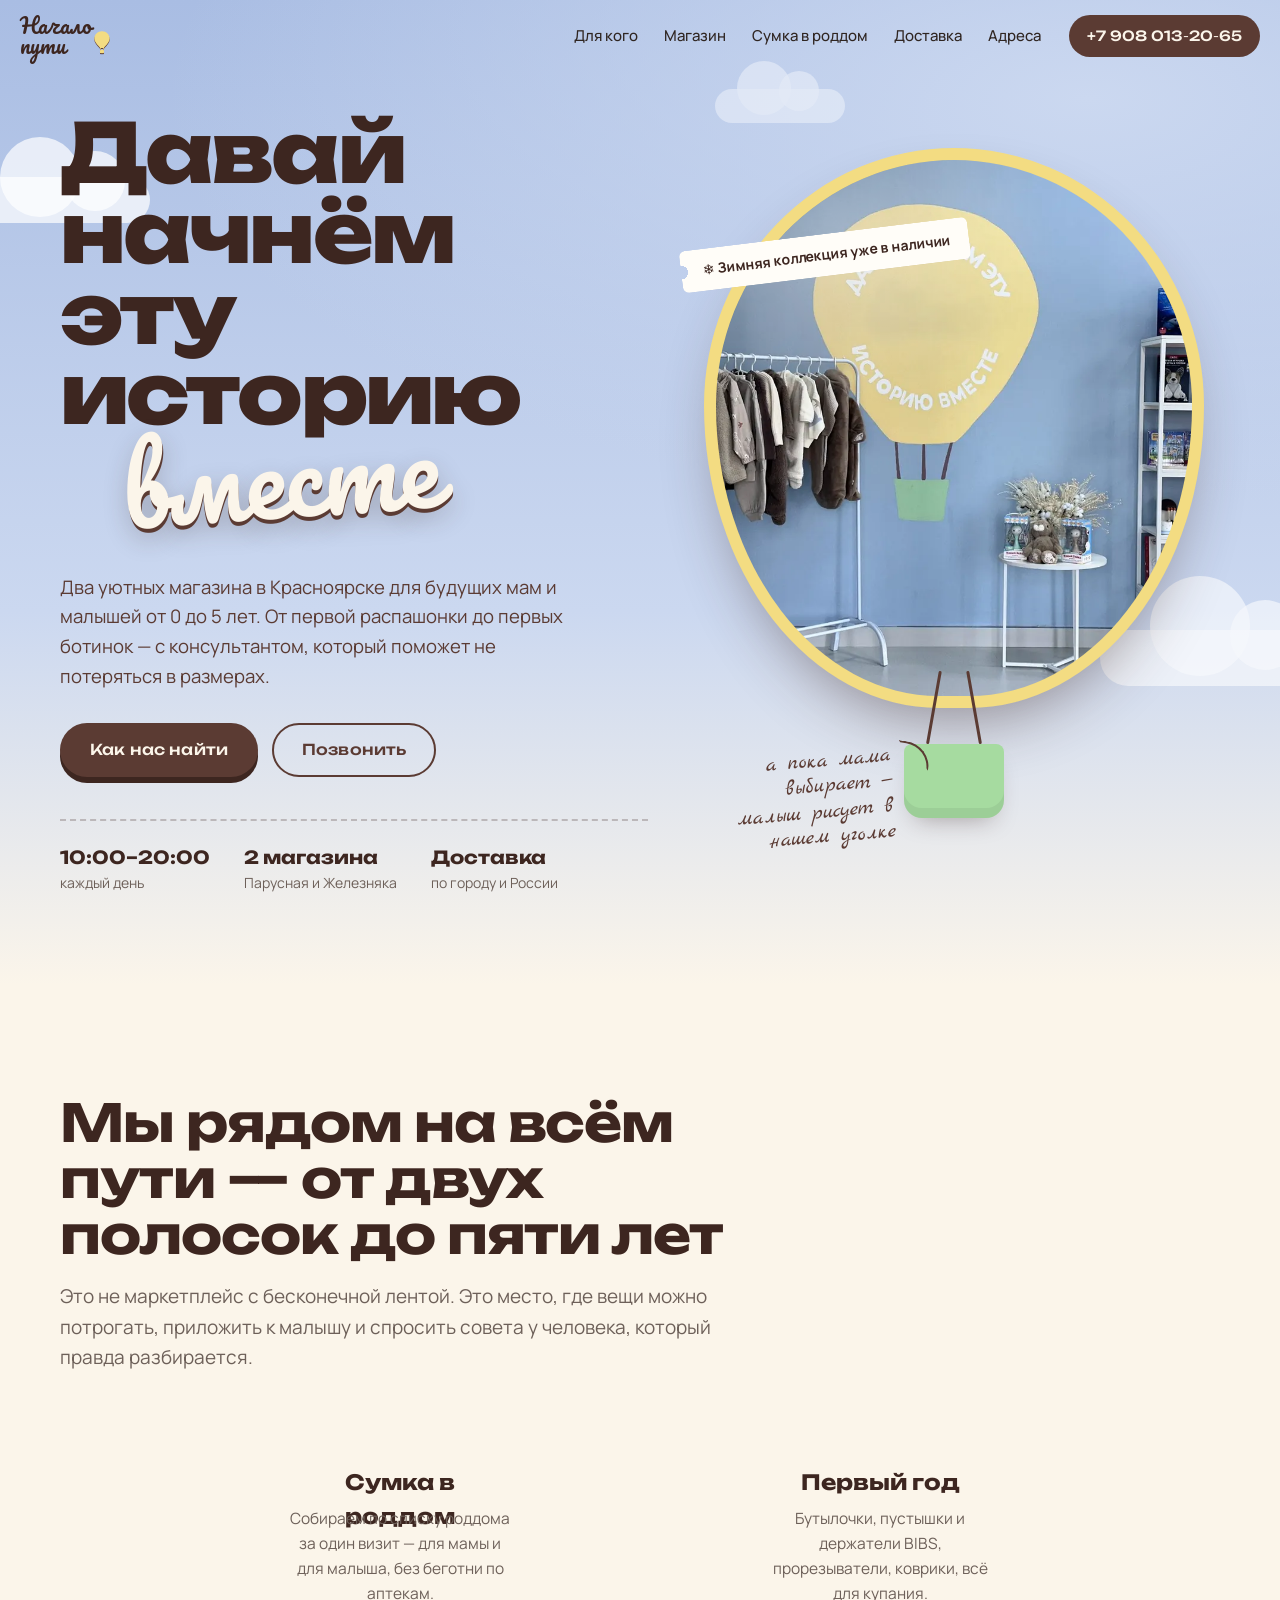
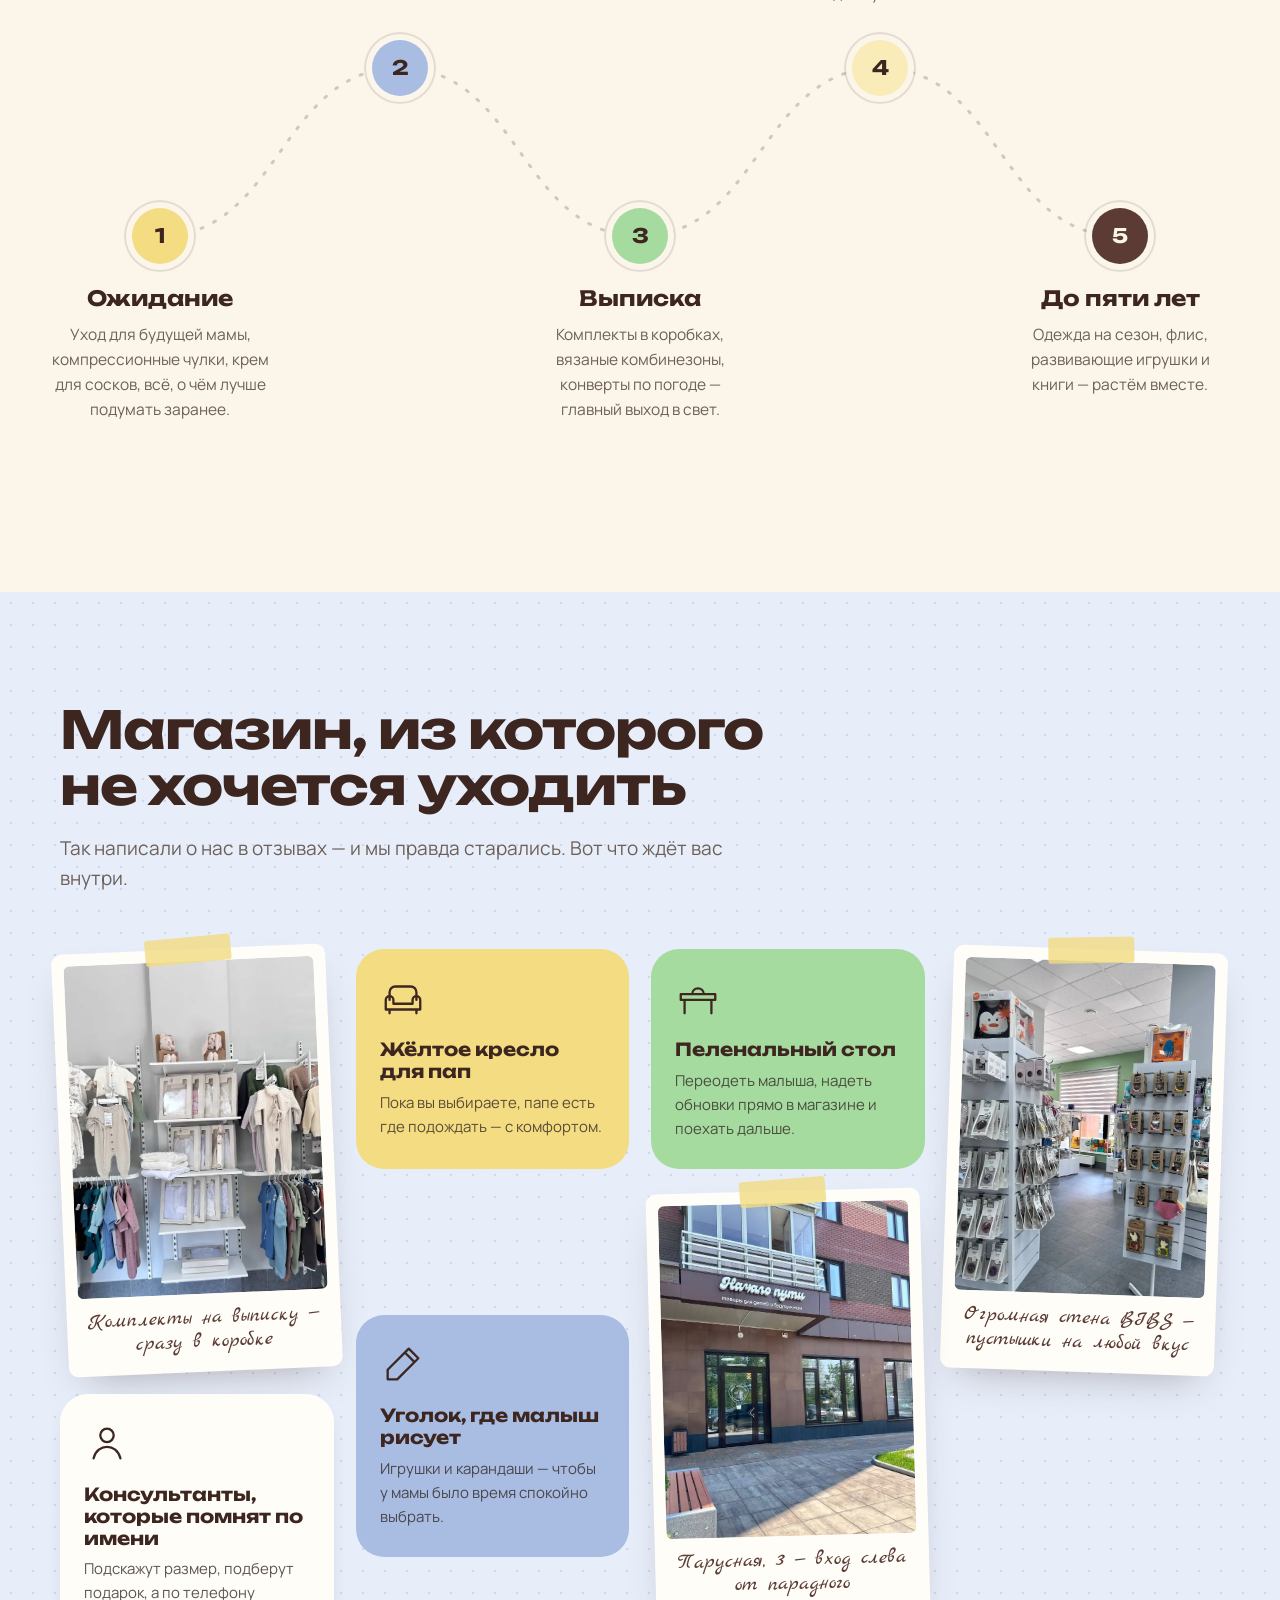
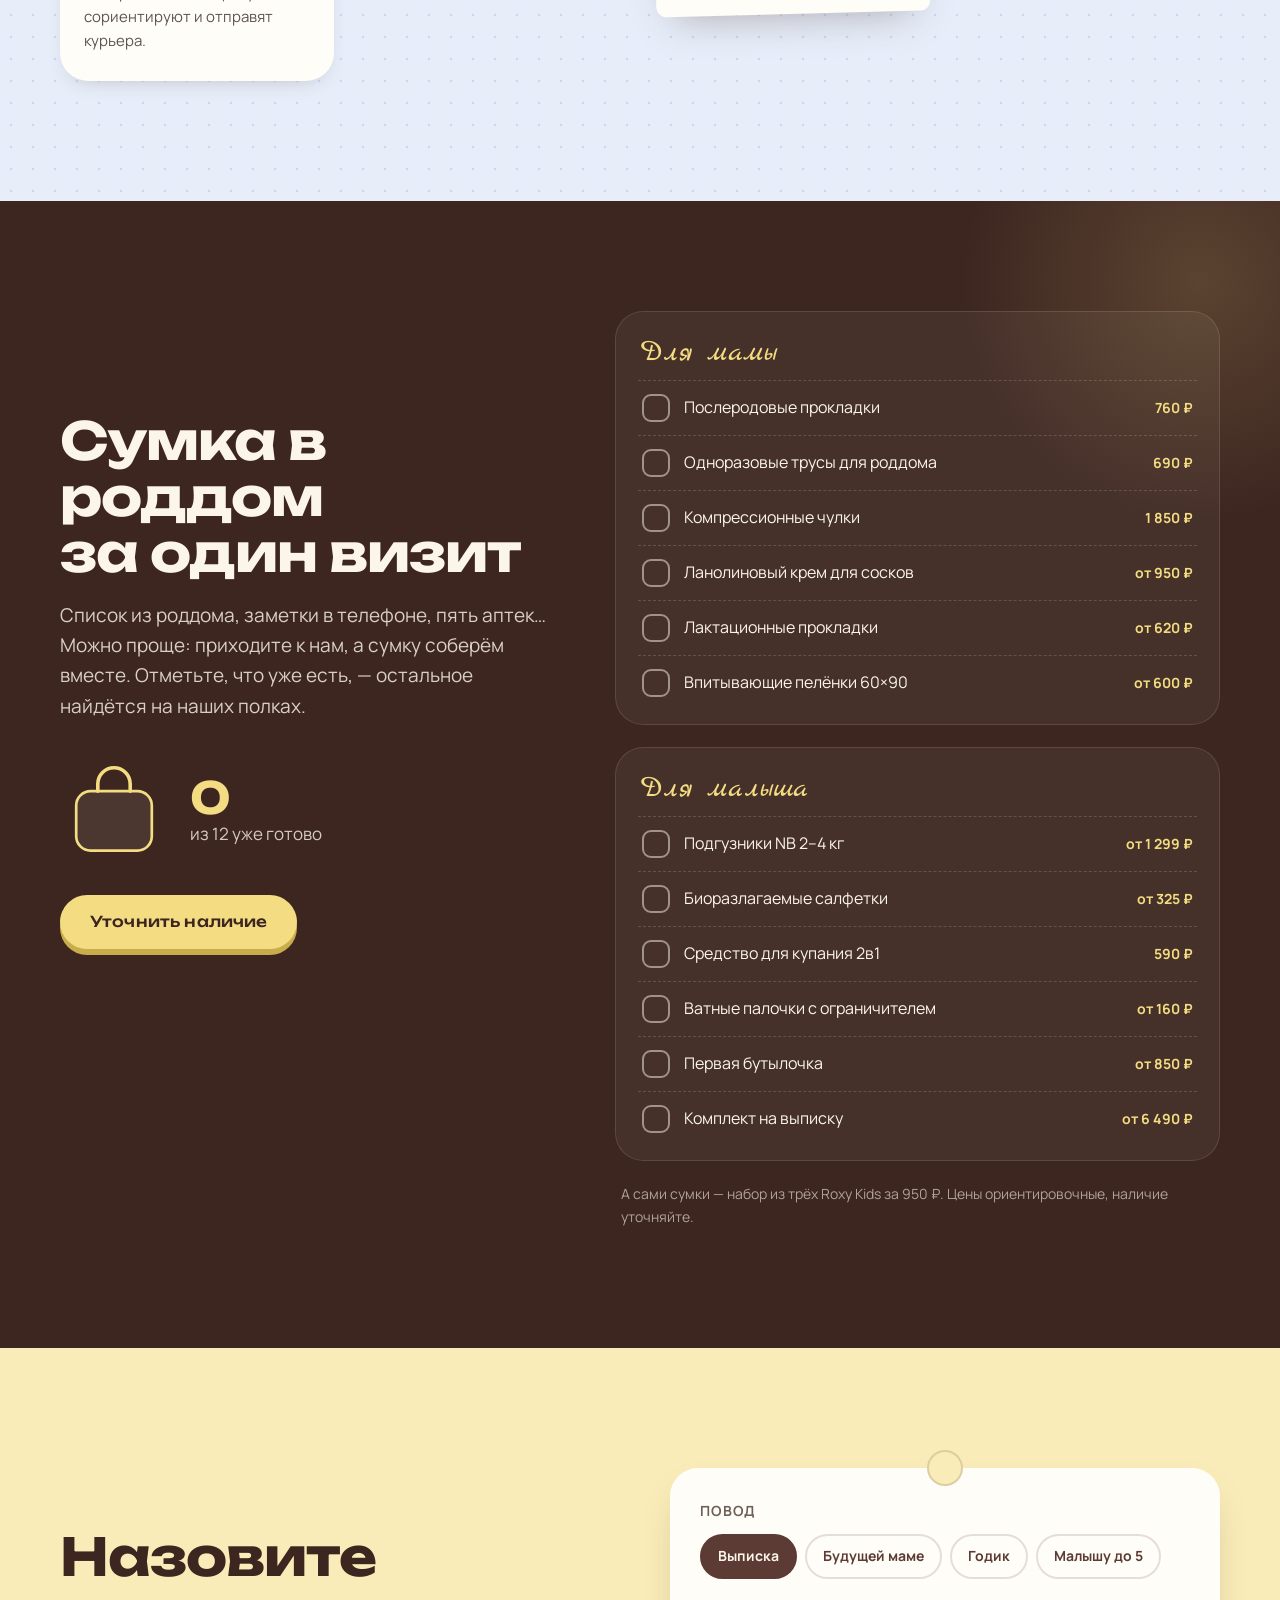
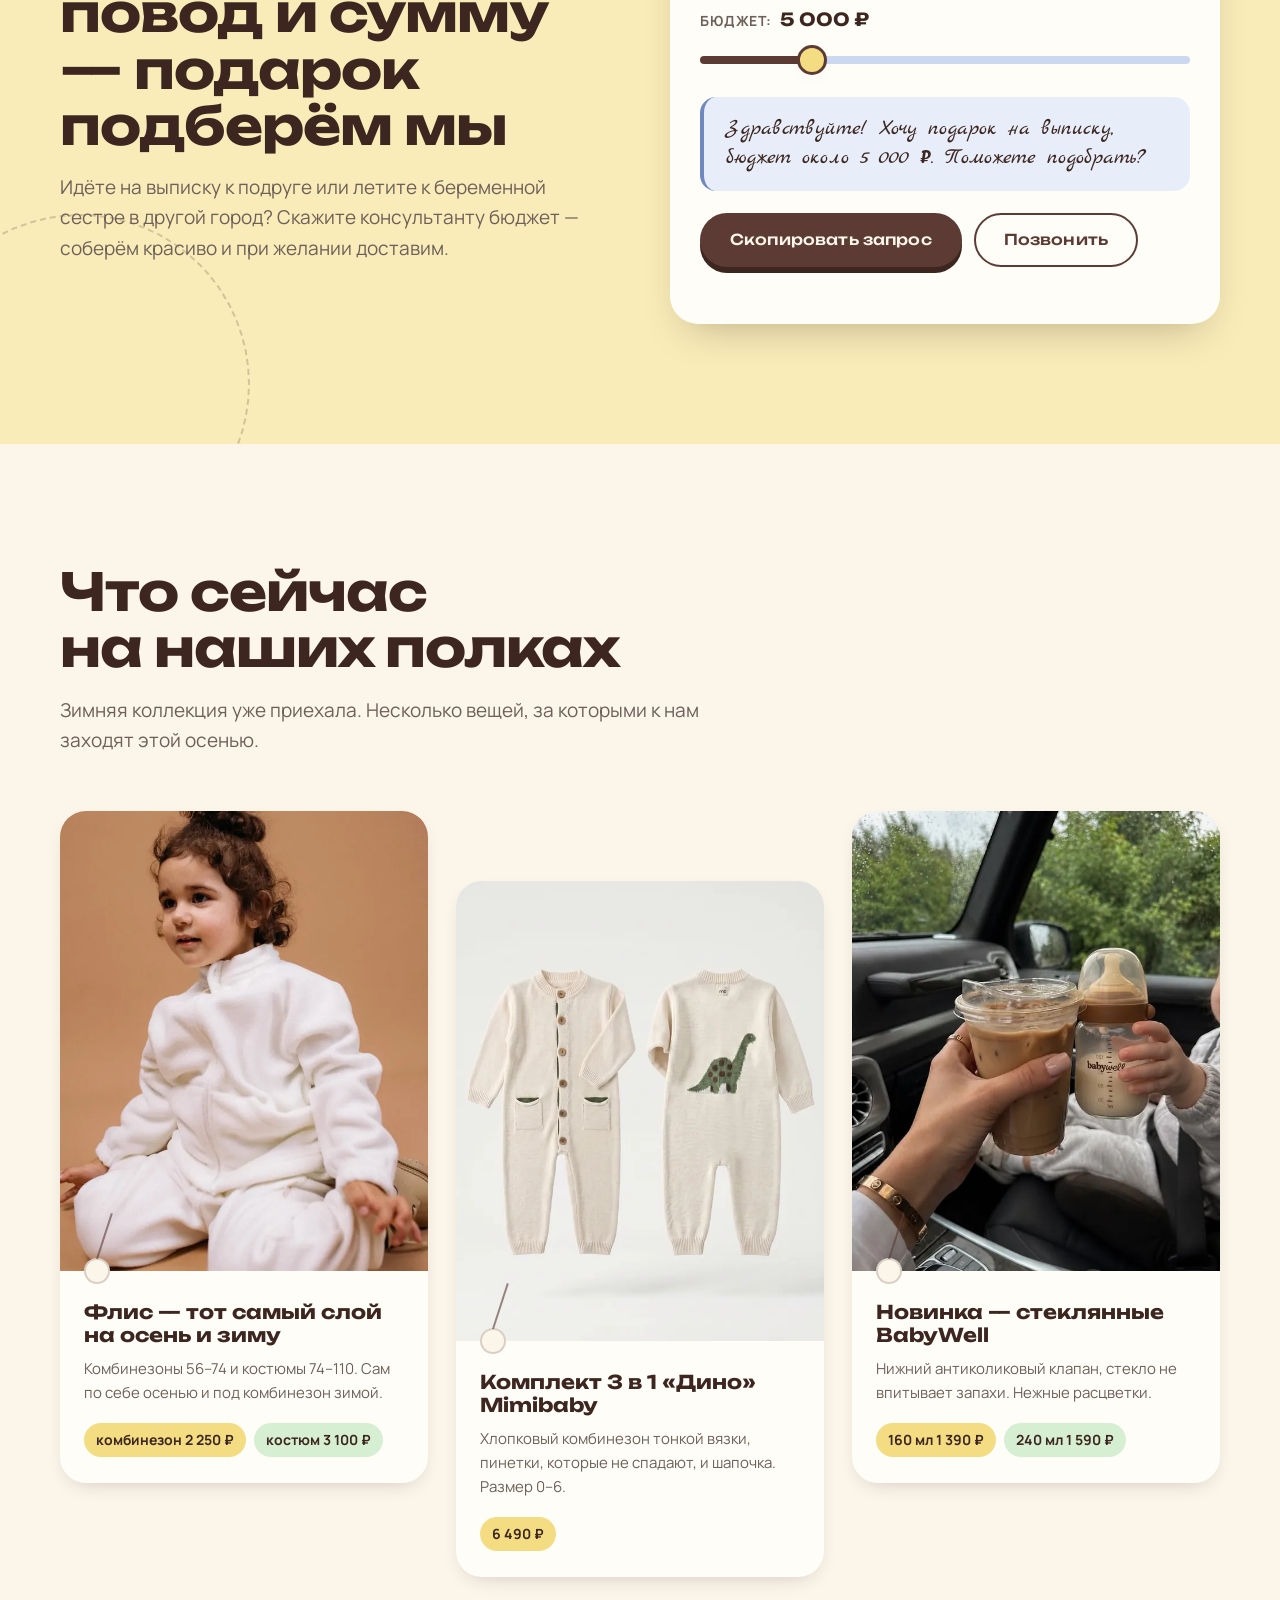
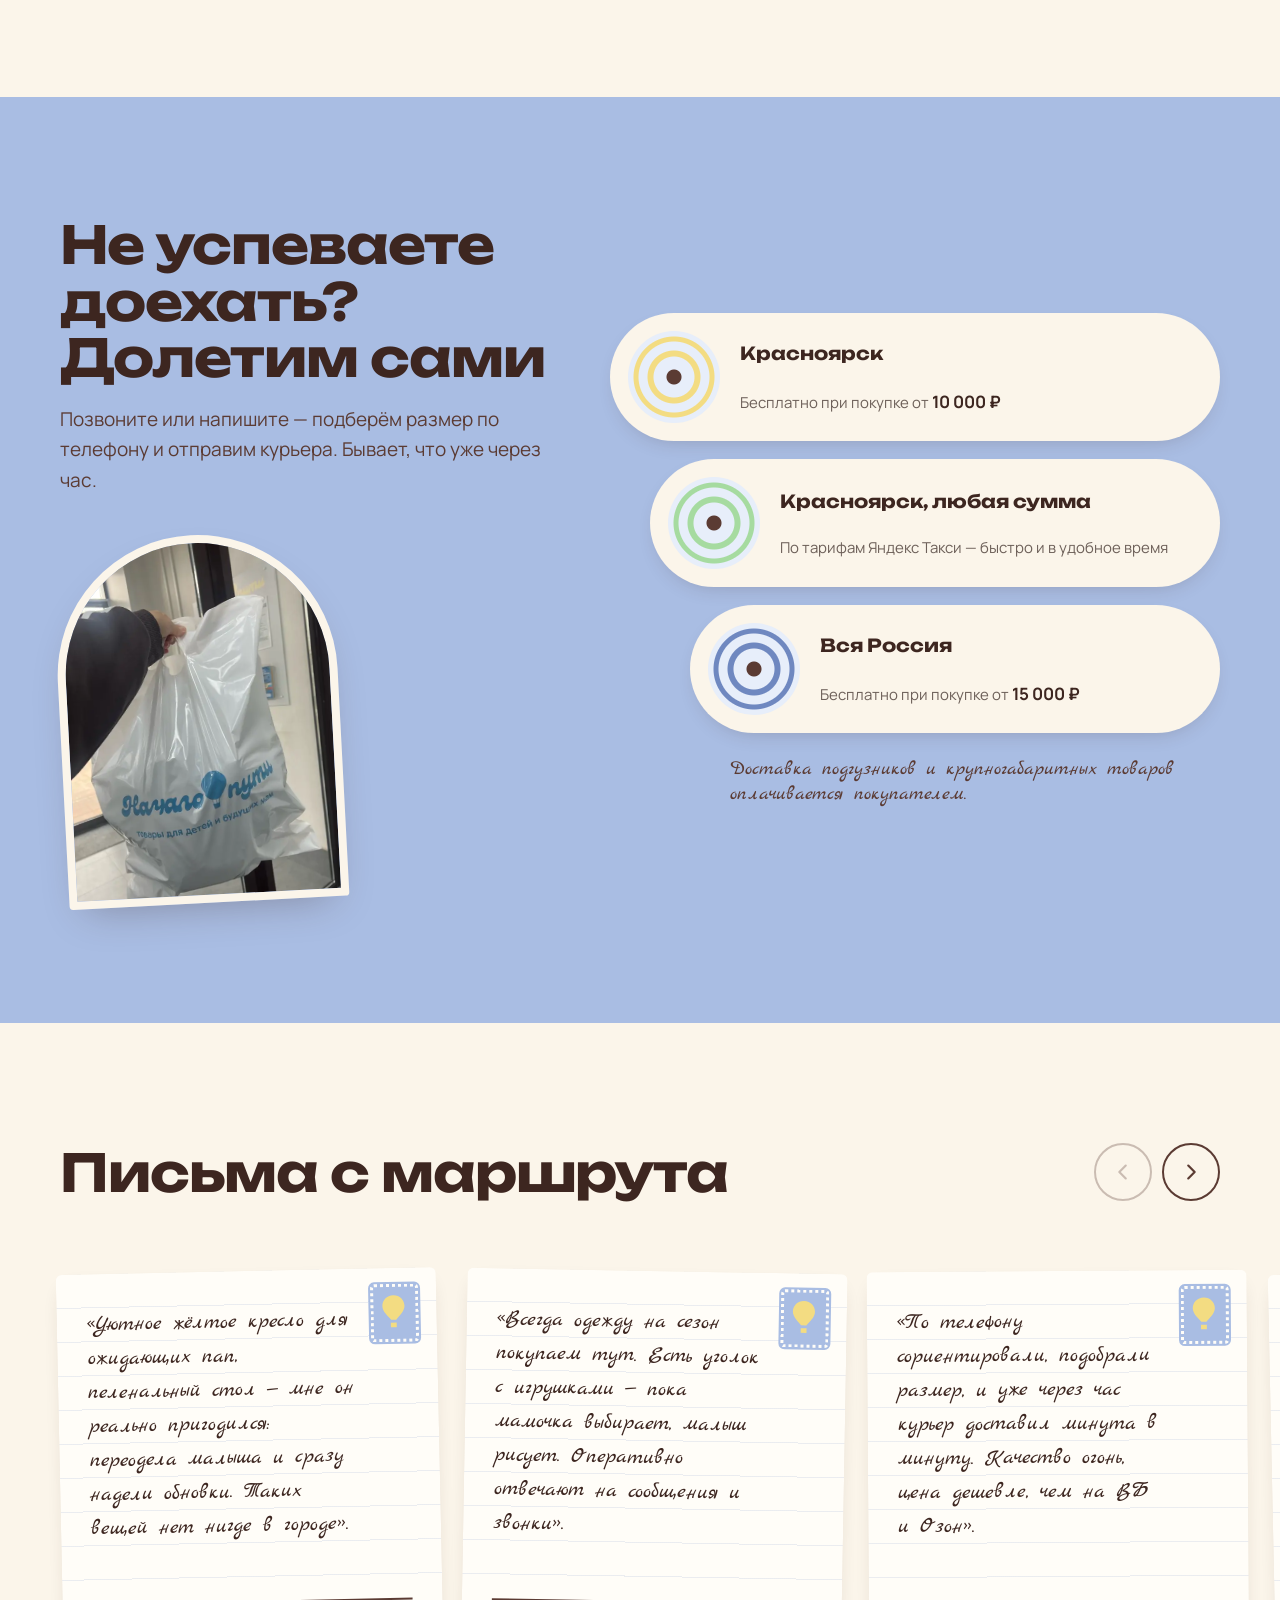
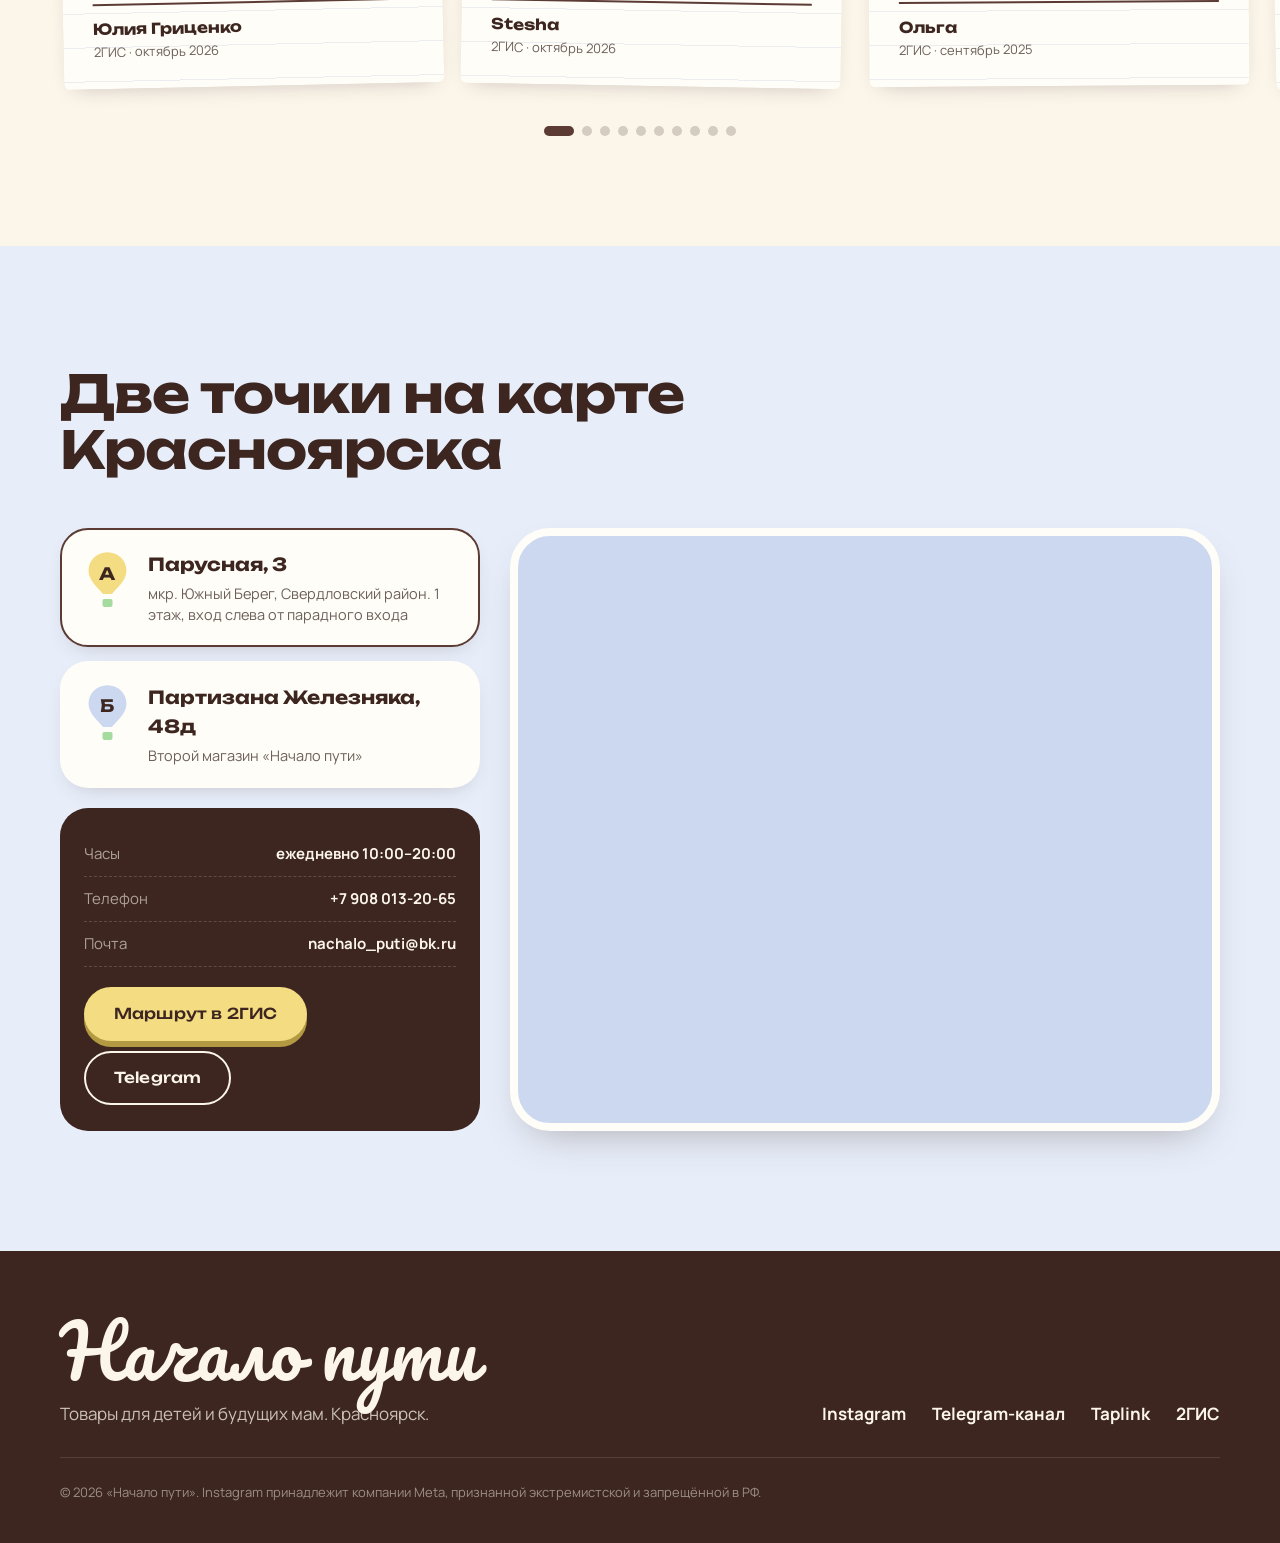
<file: index.html>
<!doctype html>
<html lang="ru">
<head>
  <meta charset="utf-8">
  <meta name="viewport" content="width=device-width, initial-scale=1, viewport-fit=cover">
  <title>Начало пути — магазин для малышей и будущих мам в Красноярске | Сумка в роддом, выписка, одежда 0–5</title>
  <meta name="description" content="«Начало пути» — два магазина для малышей от 0 до 5 лет и будущих мам в Красноярске: Парусная, 3 (Южный Берег) и Партизана Железняка, 48д. Сумка в роддом, комплекты на выписку, одежда, кормление, игрушки. Ежедневно 10:00–20:00, доставка по городу и России.">
  <meta name="keywords" content="детский магазин Красноярск, сумка в роддом Красноярск, комплект на выписку, товары для новорожденных, товары для беременных, Южный Берег, Парусная 3, Партизана Железняка 48д, BIBS Красноярск, флисовый комбинезон">
  <meta name="robots" content="index, follow, max-image-preview:large">
  <link rel="canonical" href="https://nachaloputi.ru/">
  <meta name="theme-color" content="#A9BDE3">
  <meta name="format-detection" content="telephone=no">

  <!-- GEO -->
  <meta name="geo.region" content="RU-KYA">
  <meta name="geo.placename" content="Красноярск">

  <!-- Open Graph -->
  <meta property="og:type" content="website">
  <meta property="og:locale" content="ru_RU">
  <meta property="og:site_name" content="Начало пути">
  <meta property="og:title" content="Начало пути — магазин для малышей и будущих мам, Красноярск">
  <meta property="og:description" content="Сумка в роддом, выписка, одежда и уход для малышей 0–5. Два магазина в Красноярске, ежедневно 10:00–20:00.">
  <meta property="og:url" content="https://nachaloputi.ru/">
  <meta property="og:image" content="https://nachaloputi.ru/img/og-image.jpg">
  <meta property="og:image:width" content="1200">
  <meta property="og:image:height" content="630">
  <meta name="twitter:card" content="summary_large_image">

  <link rel="icon" href="favicon.ico" sizes="any">
  <link rel="icon" type="image/png" sizes="32x32" href="img/icon-32.png">
  <link rel="apple-touch-icon" href="img/icon-180.png">
  <link rel="manifest" href="site.webmanifest">

  <link rel="preconnect" href="https://fonts.googleapis.com">
  <link rel="preconnect" href="https://fonts.gstatic.com" crossorigin>
  <link href="https://fonts.googleapis.com/css2?family=Pacifico&family=Unbounded:wght@500;700;800&family=Manrope:wght@400;500;700&family=Marck+Script&display=swap" rel="stylesheet">
  <link rel="preload" as="image" href="img/balloon-wall-lg.webp" type="image/webp">
  <link rel="stylesheet" href="css/style.css">

  <script type="application/ld+json">
  {
    "@context": "https://schema.org",
    "@graph": [
      {
        "@type": "Organization",
        "@id": "https://nachaloputi.ru/#org",
        "name": "Начало пути",
        "description": "Магазины товаров для малышей от 0 до 5 лет и будущих мам в Красноярске",
        "url": "https://nachaloputi.ru/",
        "logo": "https://nachaloputi.ru/img/icon-512.png",
        "email": "nachalo_puti@bk.ru",
        "telephone": "+7-908-013-20-65",
        "sameAs": [
          "https://www.instagram.com/nachalo_puti.store",
          "https://t.me/nachaloputikids",
          "https://nachaloputi.taplink.ws/",
          "https://2gis.ru/krasnoyarsk/branches/70000001060499327"
        ]
      },
      {
        "@type": ["Store", "ChildrensStore"],
        "@id": "https://nachaloputi.ru/#parusnaya",
        "name": "Начало пути — Парусная, 3",
        "parentOrganization": {"@id": "https://nachaloputi.ru/#org"},
        "image": "https://nachaloputi.ru/img/storefront-lg.jpg",
        "telephone": "+7-908-013-20-65",
        "priceRange": "₽₽",
        "address": {
          "@type": "PostalAddress",
          "streetAddress": "ул. Парусная, 3 (1 этаж, вход слева от парадного)",
          "addressLocality": "Красноярск",
          "addressRegion": "Красноярский край",
          "postalCode": "660064",
          "addressCountry": "RU"
        },
        "areaServed": "Красноярск",
        "hasMap": "https://2gis.ru/krasnoyarsk/geo/70030076224108431",
        "openingHoursSpecification": [{
          "@type": "OpeningHoursSpecification",
          "dayOfWeek": ["Monday","Tuesday","Wednesday","Thursday","Friday","Saturday","Sunday"],
          "opens": "10:00", "closes": "20:00"
        }]
      },
      {
        "@type": ["Store", "ChildrensStore"],
        "@id": "https://nachaloputi.ru/#zheleznyaka",
        "name": "Начало пути — Партизана Железняка, 48д",
        "parentOrganization": {"@id": "https://nachaloputi.ru/#org"},
        "telephone": "+7-908-013-20-65",
        "priceRange": "₽₽",
        "address": {
          "@type": "PostalAddress",
          "streetAddress": "ул. Партизана Железняка, 48д",
          "addressLocality": "Красноярск",
          "addressRegion": "Красноярский край",
          "addressCountry": "RU"
        },
        "areaServed": "Красноярск",
        "openingHoursSpecification": [{
          "@type": "OpeningHoursSpecification",
          "dayOfWeek": ["Monday","Tuesday","Wednesday","Thursday","Friday","Saturday","Sunday"],
          "opens": "10:00", "closes": "20:00"
        }]
      },
      {
        "@type": "FAQPage",
        "mainEntity": [
          {"@type":"Question","name":"Сколько стоит доставка по Красноярску?","acceptedAnswer":{"@type":"Answer","text":"Бесплатно при покупке от 10 000 ₽. При меньшей сумме — по тарифам Яндекс Такси. Доставка подгузников и крупногабаритных товаров оплачивается покупателем."}},
          {"@type":"Question","name":"Доставляете ли вы по России?","acceptedAnswer":{"@type":"Answer","text":"Да. Доставка по России бесплатная при покупке от 15 000 ₽."}},
          {"@type":"Question","name":"Можно ли собрать сумку в роддом в магазине?","acceptedAnswer":{"@type":"Answer","text":"Да, в обоих магазинах есть всё для сумки в роддом: для мамы и для малыша. Консультанты помогут собрать её по списку роддома."}},
          {"@type":"Question","name":"Какой режим работы?","acceptedAnswer":{"@type":"Answer","text":"Оба магазина работают ежедневно с 10:00 до 20:00."}}
        ]
      }
    ]
  }
  </script>
</head>
<body>
  <a class="skip" href="#main">Перейти к содержимому</a>

  <!-- Шкала высоты: навигация по «маршруту» (desktop) -->
  <nav class="altimeter" aria-label="Маршрут по странице">
    <div class="altimeter__track" aria-hidden="true"><span class="altimeter__fill"></span></div>
    <svg class="altimeter__balloon" viewBox="0 0 40 52" aria-hidden="true"><use href="#i-balloon"/></svg>
    <ol class="altimeter__list">
      <li><a href="#start" data-alt="start">Старт</a></li>
      <li><a href="#route" data-alt="route">Маршрут</a></li>
      <li><a href="#inside" data-alt="inside">Магазин</a></li>
      <li><a href="#bag" data-alt="bag">Сумка</a></li>
      <li><a href="#gift" data-alt="gift">Подарок</a></li>
      <li><a href="#season" data-alt="season">Сезон</a></li>
      <li><a href="#delivery" data-alt="delivery">Доставка</a></li>
      <li><a href="#reviews" data-alt="reviews">Отзывы</a></li>
      <li><a href="#places" data-alt="places">Адреса</a></li>
    </ol>
  </nav>

  <header class="header" id="header">
    <div class="header__inner">
      <a class="logo" href="#start" aria-label="Начало пути — на главную">
        <span class="logo__word">Начало<br>пути</span>
        <svg class="logo__balloon" viewBox="0 0 40 52" aria-hidden="true"><use href="#i-balloon"/></svg>
      </a>
      <nav class="nav" id="nav" aria-label="Основное меню">
        <a href="#route">Для кого</a>
        <a href="#inside">Магазин</a>
        <a href="#bag">Сумка в роддом</a>
        <a href="#delivery">Доставка</a>
        <a href="#places">Адреса</a>
        <a class="nav__phone" href="tel:+79080132065">+7 908 013‑20‑65</a>
        <div class="nav__social">
          <a href="https://t.me/nachaloputikids" target="_blank" rel="noopener">Telegram</a>
          <a href="https://www.instagram.com/nachalo_puti.store" target="_blank" rel="noopener">Instagram</a>
        </div>
      </nav>
      <a class="header__call" href="tel:+79080132065">+7 908 013‑20‑65</a>
      <button class="burger" id="burger" type="button" aria-label="Открыть меню" aria-expanded="false" aria-controls="nav">
        <span></span><span></span>
      </button>
    </div>
  </header>

  <main id="main">

    <!-- 1. HERO -->
    <section class="hero" id="start">
      <div class="hero__clouds" aria-hidden="true">
        <span class="cloud cloud--1"></span><span class="cloud cloud--2"></span><span class="cloud cloud--3"></span>
      </div>
      <div class="hero__grid">
        <div class="hero__text">
          <h1 class="hero__title">
            <span class="hero__line">Давай начнём</span>
            <span class="hero__line">эту историю</span>
            <span class="hero__line hero__line--script">вместе</span>
          </h1>
          <p class="hero__lead">Два уютных магазина в Красноярске для будущих мам и малышей от 0 до 5 лет. От первой распашонки до первых ботинок — с консультантом, который поможет не потеряться в размерах.</p>
          <div class="hero__actions">
            <a class="btn btn--cocoa" href="#places">Как нас найти</a>
            <a class="btn btn--ghost" href="tel:+79080132065">Позвонить</a>
          </div>
          <ul class="hero__facts">
            <li><b>10:00–20:00</b><span>каждый день</span></li>
            <li><b>2 магазина</b><span>Парусная и Железняка</span></li>
            <li><b>Доставка</b><span>по городу и России</span></li>
          </ul>
        </div>

        <div class="hero__visual">
          <div class="hero__balloon-photo">
            <picture>
              <source type="image/webp" srcset="img/balloon-wall-sm.webp 640w, img/balloon-wall-lg.webp 1200w" sizes="(max-width: 900px) 90vw, 520px">
              <img src="img/balloon-wall-lg.jpg" width="1200" height="900" alt="Интерьер магазина «Начало пути»: голубая стена с жёлтым воздушным шаром и надписью «Давай начнём эту историю вместе»" fetchpriority="high">
            </picture>
          </div>
          <div class="hero__basket" aria-hidden="true"></div>
          <p class="hero__note">а пока мама выбирает —<br>малыш рисует в нашем уголке</p>
          <span class="hero__ticket" aria-hidden="true">❄ Зимняя коллекция уже в наличии</span>
        </div>
      </div>
    </section>

    <!-- 2. МАРШРУТ -->
    <section class="route" id="route">
      <div class="container">
        <h2 class="h2">Мы рядом на всём пути — от&nbsp;двух полосок до&nbsp;пяти&nbsp;лет</h2>
        <p class="lead">Это не маркетплейс с бесконечной лентой. Это место, где вещи можно потрогать, приложить к малышу и спросить совета у человека, который правда разбирается.</p>
      </div>
      <div class="route__map">
        <svg class="route__path" viewBox="0 0 1200 300" preserveAspectRatio="none" aria-hidden="true">
          <path class="route__dash" d="M120 240 C 240 240, 240 60, 360 60 S 480 240, 600 240 S 720 60, 840 60 S 960 240, 1080 240" fill="none"/>
          <path class="route__draw" id="routeLine" d="M120 240 C 240 240, 240 60, 360 60 S 480 240, 600 240 S 720 60, 840 60 S 960 240, 1080 240" fill="none"/>
        </svg>
        <ol class="route__stops">
          <li class="stop stop--1">
            <span class="stop__pin">1</span>
            <h3>Ожидание</h3>
            <p>Уход для будущей мамы, компрессионные чулки, крем для сосков, всё, о чём лучше подумать заранее.</p>
          </li>
          <li class="stop stop--2">
            <span class="stop__pin">2</span>
            <h3>Сумка в роддом</h3>
            <p>Собираем по списку роддома за один визит — для мамы и для малыша, без беготни по аптекам.</p>
          </li>
          <li class="stop stop--3">
            <span class="stop__pin">3</span>
            <h3>Выписка</h3>
            <p>Комплекты в коробках, вязаные комбинезоны, конверты по погоде — главный выход в свет.</p>
          </li>
          <li class="stop stop--4">
            <span class="stop__pin">4</span>
            <h3>Первый год</h3>
            <p>Бутылочки, пустышки и держатели BIBS, прорезыватели, коврики, всё для купания.</p>
          </li>
          <li class="stop stop--5">
            <span class="stop__pin">5</span>
            <h3>До пяти лет</h3>
            <p>Одежда на сезон, флис, развивающие игрушки и книги — растём вместе.</p>
          </li>
        </ol>
      </div>
    </section>

    <!-- 3. ВНУТРИ МАГАЗИНА -->
    <section class="inside" id="inside">
      <div class="container inside__head">
        <h2 class="h2">Магазин, из&nbsp;которого не&nbsp;хочется уходить</h2>
        <p class="lead">Так написали о нас в отзывах — и мы правда старались. Вот что ждёт вас внутри.</p>
      </div>
      <div class="container inside__board">
        <figure class="card-photo card-photo--a">
          <picture>
            <source type="image/webp" srcset="img/shelves-sm.webp 640w, img/shelves-lg.webp 960w" sizes="(max-width: 700px) 80vw, 340px">
            <img src="img/shelves-sm.jpg" width="640" height="853" alt="Стеллаж с комплектами на выписку в подарочных коробках и вязаными комбинезонами" loading="lazy" decoding="async">
          </picture>
          <figcaption>Комплекты на выписку — сразу в коробке</figcaption>
        </figure>

        <article class="perk perk--yellow">
          <svg class="perk__icon" viewBox="0 0 48 48" aria-hidden="true"><path d="M10 26v-8a6 6 0 0 1 6-6h16a6 6 0 0 1 6 6v8M6 26a4 4 0 0 1 8 0v4h20v-4a4 4 0 0 1 8 0v10H6zM10 36v4M38 36v4"/></svg>
          <h3>Жёлтое кресло для пап</h3>
          <p>Пока вы выбираете, папе есть где подождать — с комфортом.</p>
        </article>

        <article class="perk perk--mint">
          <svg class="perk__icon" viewBox="0 0 48 48" aria-hidden="true"><path d="M6 20h36v6H6zM10 26v14M38 26v14M18 20c0-4 3-6 6-6s6 2 6 6"/></svg>
          <h3>Пеленальный стол</h3>
          <p>Переодеть малыша, надеть обновки прямо в магазине и поехать дальше.</p>
        </article>

        <figure class="card-photo card-photo--b">
          <picture>
            <source type="image/webp" srcset="img/bibs-stand-sm.webp 640w, img/bibs-stand-lg.webp 960w" sizes="(max-width: 700px) 80vw, 340px">
            <img src="img/bibs-stand-sm.jpg" width="640" height="853" alt="Стенды с пустышками BIBS и прорезывателями в магазине" loading="lazy" decoding="async">
          </picture>
          <figcaption>Огромная стена BIBS — пустышки на любой вкус</figcaption>
        </figure>

        <article class="perk perk--sky">
          <svg class="perk__icon" viewBox="0 0 48 48" aria-hidden="true"><path d="M30 8l10 10L18 40H8V30zM26 12l10 10"/></svg>
          <h3>Уголок, где малыш рисует</h3>
          <p>Игрушки и карандаши — чтобы у мамы было время спокойно выбрать.</p>
        </article>

        <article class="perk perk--cream">
          <svg class="perk__icon" viewBox="0 0 48 48" aria-hidden="true"><circle cx="24" cy="16" r="7"/><path d="M10 40c2-8 8-12 14-12s12 4 14 12"/></svg>
          <h3>Консультанты, которые помнят по имени</h3>
          <p>Подскажут размер, подберут подарок, а по телефону сориентируют и отправят курьера.</p>
        </article>

        <figure class="card-photo card-photo--c">
          <picture>
            <source type="image/webp" srcset="img/storefront-sm.webp 640w, img/storefront-lg.webp 960w" sizes="(max-width: 700px) 80vw, 340px">
            <img src="img/storefront-sm.jpg" width="640" height="853" alt="Вход в магазин «Начало пути» на Парусной, 3 — вывеска «товары для детей и будущих мам»" loading="lazy" decoding="async">
          </picture>
          <figcaption>Парусная, 3 — вход слева от парадного</figcaption>
        </figure>
      </div>
    </section>

    <!-- 4. СУМКА В РОДДОМ -->
    <section class="bag" id="bag">
      <div class="container bag__grid">
        <div class="bag__intro">
          <h2 class="h2 h2--light">Сумка в роддом за&nbsp;один визит</h2>
          <p class="lead lead--light">Список из роддома, заметки в телефоне, пять аптек… Можно проще: приходите к нам, а сумку соберём вместе. Отметьте, что уже есть, — остальное найдётся на наших полках.</p>
          <div class="bag__meter" aria-live="polite">
            <svg class="bag__icon" viewBox="0 0 120 120" aria-hidden="true">
              <rect x="18" y="38" width="84" height="66" rx="16"/>
              <path d="M42 38v-8a18 18 0 0 1 36 0v8" fill="none"/>
              <rect class="bag__level" x="18" y="104" width="84" height="0" rx="16"/>
            </svg>
            <p><b id="bagCount">0</b> из <span id="bagTotal">12</span> уже готово</p>
          </div>
          <a class="btn btn--butter" href="tel:+79080132065">Уточнить наличие</a>
        </div>

        <div class="bag__lists">
          <fieldset class="checklist">
            <legend>Для мамы</legend>
            <label><input type="checkbox"><span>Послеродовые прокладки</span><em>760 ₽</em></label>
            <label><input type="checkbox"><span>Одноразовые трусы для роддома</span><em>690 ₽</em></label>
            <label><input type="checkbox"><span>Компрессионные чулки</span><em>1 850 ₽</em></label>
            <label><input type="checkbox"><span>Ланолиновый крем для сосков</span><em>от 950 ₽</em></label>
            <label><input type="checkbox"><span>Лактационные прокладки</span><em>от 620 ₽</em></label>
            <label><input type="checkbox"><span>Впитывающие пелёнки 60×90</span><em>от 600 ₽</em></label>
          </fieldset>
          <fieldset class="checklist">
            <legend>Для малыша</legend>
            <label><input type="checkbox"><span>Подгузники NB 2–4 кг</span><em>от 1 299 ₽</em></label>
            <label><input type="checkbox"><span>Биоразлагаемые салфетки</span><em>от 325 ₽</em></label>
            <label><input type="checkbox"><span>Средство для купания 2в1</span><em>590 ₽</em></label>
            <label><input type="checkbox"><span>Ватные палочки с ограничителем</span><em>от 160 ₽</em></label>
            <label><input type="checkbox"><span>Первая бутылочка</span><em>от 850 ₽</em></label>
            <label><input type="checkbox"><span>Комплект на выписку</span><em>от 6 490 ₽</em></label>
          </fieldset>
          <p class="bag__foot">А сами сумки — набор из трёх Roxy Kids за 950 ₽. Цены ориентировочные, наличие уточняйте.</p>
        </div>
      </div>
    </section>

    <!-- 5. ПОДАРОК -->
    <section class="gift" id="gift">
      <div class="container gift__grid">
        <div class="gift__copy">
          <h2 class="h2">Назовите повод и&nbsp;сумму — подарок подберём мы</h2>
          <p class="lead">Идёте на выписку к подруге или летите к беременной сестре в другой город? Скажите консультанту бюджет — соберём красиво и при желании доставим.</p>
        </div>
        <form class="gift__card" id="giftForm" onsubmit="return false">
          <p class="gift__label" id="occasionLabel">Повод</p>
          <div class="chips" role="radiogroup" aria-labelledby="occasionLabel">
            <button type="button" class="chip is-on" role="radio" aria-checked="true" data-val="на выписку">Выписка</button>
            <button type="button" class="chip" role="radio" aria-checked="false" data-val="будущей маме">Будущей маме</button>
            <button type="button" class="chip" role="radio" aria-checked="false" data-val="на первый день рождения">Годик</button>
            <button type="button" class="chip" role="radio" aria-checked="false" data-val="малышу до 5 лет">Малышу до 5</button>
          </div>
          <label class="gift__label" for="budget">Бюджет: <output id="budgetOut">5 000 ₽</output></label>
          <input class="range" type="range" id="budget" min="1000" max="20000" step="500" value="5000">
          <div class="gift__ticket">
            <p id="giftText">Здравствуйте! Хочу подарок на выписку, бюджет около 5 000 ₽. Поможете подобрать?</p>
          </div>
          <div class="gift__actions">
            <button type="button" class="btn btn--cocoa" id="giftCopy">Скопировать запрос</button>
            <a class="btn btn--ghost" href="tel:+79080132065">Позвонить</a>
          </div>
          <p class="gift__hint" id="giftHint" role="status"></p>
        </form>
      </div>
    </section>

    <!-- 6. СЕЗОН -->
    <section class="season" id="season">
      <div class="container">
        <h2 class="h2">Что сейчас на&nbsp;наших полках</h2>
        <p class="lead">Зимняя коллекция уже приехала. Несколько вещей, за которыми к нам заходят этой осенью.</p>
      </div>
      <div class="container season__row">
        <article class="tag-card">
          <div class="tag-card__img">
            <picture>
              <source type="image/webp" srcset="img/fleece-white-sm.webp 640w, img/fleece-white-lg.webp 1200w" sizes="(max-width: 700px) 85vw, 360px">
              <img src="img/fleece-white-sm.jpg" width="640" height="853" alt="Малышка во флисовом костюме молочного цвета" loading="lazy" decoding="async">
            </picture>
          </div>
          <div class="tag-card__body">
            <h3>Флис — тот самый слой на осень и зиму</h3>
            <p>Комбинезоны 56–74 и костюмы 74–110. Сам по себе осенью и под комбинезон зимой.</p>
            <p class="price"><span>комбинезон 2 250 ₽</span><span>костюм 3 100 ₽</span></p>
          </div>
        </article>
        <article class="tag-card tag-card--shift">
          <div class="tag-card__img">
            <picture>
              <source type="image/webp" srcset="img/dino-set-sm.webp 640w, img/dino-set-lg.webp 1080w" sizes="(max-width: 700px) 85vw, 360px">
              <img src="img/dino-set-sm.jpg" width="640" height="853" alt="Вязаный хлопковый комбинезон Mimibaby с динозавром, вид спереди и сзади" loading="lazy" decoding="async">
            </picture>
          </div>
          <div class="tag-card__body">
            <h3>Комплект 3 в 1 «Дино» Mimibaby</h3>
            <p>Хлопковый комбинезон тонкой вязки, пинетки, которые не спадают, и шапочка. Размер 0–6.</p>
            <p class="price"><span>6 490 ₽</span></p>
          </div>
        </article>
        <article class="tag-card">
          <div class="tag-card__img">
            <picture>
              <source type="image/webp" srcset="img/babywell-sm.webp 640w, img/babywell-lg.webp 720w" sizes="(max-width: 700px) 85vw, 360px">
              <img src="img/babywell-sm.jpg" width="640" height="808" alt="Мама с кофе и малыш со стеклянной бутылочкой BabyWell в машине" loading="lazy" decoding="async">
            </picture>
          </div>
          <div class="tag-card__body">
            <h3>Новинка — стеклянные BabyWell</h3>
            <p>Нижний антиколиковый клапан, стекло не впитывает запахи. Нежные расцветки.</p>
            <p class="price"><span>160 мл 1 390 ₽</span><span>240 мл 1 590 ₽</span></p>
          </div>
        </article>
      </div>
    </section>

    <!-- 7. ДОСТАВКА -->
    <section class="delivery" id="delivery">
      <div class="container delivery__grid">
        <div>
          <h2 class="h2">Не&nbsp;успеваете доехать? Долетим&nbsp;сами</h2>
          <p class="lead">Позвоните или напишите — подберём размер по телефону и отправим курьера. Бывает, что уже через час.</p>
          <figure class="delivery__photo">
            <picture>
              <source type="image/webp" srcset="img/bag-sm.webp 640w, img/bag-lg.webp 900w" sizes="(max-width: 900px) 70vw, 300px">
              <img src="img/bag-sm.jpg" width="640" height="853" alt="Покупатель держит пакет с логотипом «Начало пути»" loading="lazy" decoding="async">
            </picture>
          </figure>
        </div>
        <ol class="rings">
          <li class="ring ring--1">
            <b>Красноярск</b>
            <p>Бесплатно при покупке от&nbsp;<strong>10 000 ₽</strong></p>
          </li>
          <li class="ring ring--2">
            <b>Красноярск, любая сумма</b>
            <p>По тарифам Яндекс Такси — быстро и в удобное время</p>
          </li>
          <li class="ring ring--3">
            <b>Вся Россия</b>
            <p>Бесплатно при покупке от&nbsp;<strong>15 000 ₽</strong></p>
          </li>
          <li class="ring ring--note">
            <p>Доставка подгузников и крупногабаритных товаров оплачивается покупателем.</p>
          </li>
        </ol>
      </div>
    </section>

    <!-- 8. ОТЗЫВЫ -->
    <section class="reviews" id="reviews">
      <div class="container reviews__head">
        <h2 class="h2">Письма с&nbsp;маршрута</h2>
        <div class="slider-nav">
          <button class="slider-btn" type="button" id="revPrev" aria-label="Предыдущий отзыв"><svg viewBox="0 0 24 24" aria-hidden="true"><path d="M15 5l-7 7 7 7"/></svg></button>
          <button class="slider-btn" type="button" id="revNext" aria-label="Следующий отзыв"><svg viewBox="0 0 24 24" aria-hidden="true"><path d="M9 5l7 7-7 7"/></svg></button>
        </div>
      </div>
      <div class="slider" id="slider" aria-roledescription="карусель" aria-label="Отзывы покупателей">
        <div class="slider__track" id="track">
          <article class="review"><p>«Уютное жёлтое кресло для ожидающих пап, пеленальный стол — мне он реально пригодился: переодела малыша и сразу надели обновки. Таких вещей нет нигде в городе».</p><footer><b>Юлия Гриценко</b><span>2ГИС · октябрь 2026</span></footer></article>
          <article class="review"><p>«Всегда одежду на сезон покупаем тут. Есть уголок с игрушками — пока мамочка выбирает, малыш рисует. Оперативно отвечают на сообщения и звонки».</p><footer><b>Stesha</b><span>2ГИС · октябрь 2026</span></footer></article>
          <article class="review"><p>«По телефону сориентировали, подобрали размер, и уже через час курьер доставил минута в минуту. Качество огонь, цена дешевле, чем на ВБ и Озон».</p><footer><b>Ольга</b><span>2ГИС · сентябрь 2025</span></footer></article>
          <article class="review"><p>«Искала комплект на выписку, долго не могла определиться — менеджер Диана проконсультировала и помогла. Обязательно вернусь».</p><footer><b>Маргарита</b><span>2ГИС · октябрь 2026</span></footer></article>
          <article class="review"><p>«Могу назвать сумму и категорию подарка, и мне с любовью подберут всё самое лучшее и даже сделают доставку. Причём в обоих филиалах».</p><footer><b>Татьяна</b><span>2ГИС · декабрь 2023</span></footer></article>
          <article class="review"><p>«Классный магазин и очень уютно, даже уходить не хочется. Одежда качественная, цена приемлемая. Всем советую!»</p><footer><b>Эмиль Гурбанов</b><span>2ГИС · октябрь 2026</span></footer></article>
          <article class="review"><p>«Всё аккуратно, эстетично и нежно. Больше всего понравилось огромное наличие пустышек и держателей BIBS. Взяли вязаный комбинезон и муслиновый конверт на выписку».</p><footer><b>Елена Васильева</b><span>2ГИС · июнь 2024</span></footer></article>
          <article class="review"><p>«Особенно хочется отметить консультанта Анастасию — настоящий профессионал и просто очень добрый, внимательный человек».</p><footer><b>Meri Marisha</b><span>2ГИС · ноябрь 2025</span></footer></article>
          <article class="review"><p>«Летела к беременной подруге в другой город, забежала за подарком для будущей дочки. Консультант сориентировала по размерам и помогла выбрать».</p><footer><b>Катерина Миронова</b><span>2ГИС · май 2026</span></footer></article>
          <article class="review"><p>«Наконец-то классный детский магазин открыли на Южном! Теперь можно спокойно идти за вторым — всё под боком».</p><footer><b>Мария Акиньшина</b><span>2ГИС · октябрь 2023</span></footer></article>
        </div>
      </div>
      <div class="slider-dots" id="dots" role="tablist" aria-label="Выбор отзыва"></div>
    </section>

    <!-- 9. АДРЕСА + КАРТА -->
    <section class="places" id="places">
      <div class="container">
        <h2 class="h2">Две точки на&nbsp;карте Красноярска</h2>
      </div>
      <div class="container places__grid">
        <div class="places__list" role="tablist" aria-label="Филиалы">
          <button class="place is-on" type="button" role="tab" aria-selected="true" data-map="Красноярск, Парусная улица, 3" data-link="https://2gis.ru/krasnoyarsk/geo/70030076224108431">
            <span class="place__n">A</span>
            <span class="place__body">
              <b>Парусная, 3</b>
              <span>мкр. Южный Берег, Свердловский район. 1 этаж, вход слева от парадного входа</span>
            </span>
          </button>
          <button class="place" type="button" role="tab" aria-selected="false" data-map="Красноярск, улица Партизана Железняка, 48д" data-link="https://2gis.ru/krasnoyarsk/branches/70000001060499327">
            <span class="place__n">Б</span>
            <span class="place__body">
              <b>Партизана Железняка, 48д</b>
              <span>Второй магазин «Начало пути»</span>
            </span>
          </button>
          <div class="contacts">
            <p><span>Часы</span><b>ежедневно 10:00–20:00</b></p>
            <p><span>Телефон</span><a href="tel:+79080132065">+7 908 013‑20‑65</a></p>
            <p><span>Почта</span><a href="mailto:nachalo_puti@bk.ru">nachalo_puti@bk.ru</a></p>
            <div class="contacts__links">
              <a class="btn btn--cocoa" id="routeLink" href="https://2gis.ru/krasnoyarsk/geo/70030076224108431" target="_blank" rel="noopener">Маршрут в 2ГИС</a>
              <a class="btn btn--ghost" href="https://t.me/nachaloputikids" target="_blank" rel="noopener">Telegram</a>
            </div>
          </div>
        </div>
        <div class="map" id="map" data-src="Красноярск, Парусная улица, 3">
          <div class="map__placeholder">
            <svg viewBox="0 0 40 52" aria-hidden="true"><use href="#i-balloon"/></svg>
            <span>Карта загружается…</span>
          </div>
        </div>
      </div>
    </section>
  </main>

  <footer class="footer">
    <div class="container footer__grid">
      <div class="footer__brand">
        <span class="logo__word logo__word--big">Начало пути</span>
        <p>Товары для детей и будущих мам. Красноярск.</p>
      </div>
      <nav class="footer__nav" aria-label="Ссылки в подвале">
        <a href="https://www.instagram.com/nachalo_puti.store" target="_blank" rel="noopener">Instagram</a>
        <a href="https://t.me/nachaloputikids" target="_blank" rel="noopener">Telegram-канал</a>
        <a href="https://nachaloputi.taplink.ws/" target="_blank" rel="noopener">Taplink</a>
        <a href="https://2gis.ru/krasnoyarsk/branches/70000001060499327" target="_blank" rel="noopener">2ГИС</a>
      </nav>
      <p class="footer__copy">© <span id="year">2026</span> «Начало пути». Instagram принадлежит компании Meta, признанной экстремистской и запрещённой в РФ.</p>
    </div>
  </footer>

  <a class="fab" href="tel:+79080132065" aria-label="Позвонить в магазин">
    <svg viewBox="0 0 24 24" aria-hidden="true"><path d="M6.6 10.8a15 15 0 0 0 6.6 6.6l2.2-2.2a1 1 0 0 1 1-.25 11.4 11.4 0 0 0 3.6.57 1 1 0 0 1 1 1V20a1 1 0 0 1-1 1A17 17 0 0 1 3 4a1 1 0 0 1 1-1h3.5a1 1 0 0 1 1 1c0 1.25.2 2.45.57 3.57a1 1 0 0 1-.25 1z"/></svg>
  </a>

  <!-- SVG-спрайт: воздушный шар из логотипа -->
  <svg width="0" height="0" style="position:absolute" aria-hidden="true">
    <symbol id="i-balloon" viewBox="0 0 40 52">
      <path d="M20 2C10 2 3 9.5 3 18.5c0 9 9 15.5 13 21h8c4-5.5 13-12 13-21C37 9.5 30 2 20 2z" fill="currentColor"/>
      <path d="M16.5 39.5l1 4M23.5 39.5l-1 4" stroke="currentColor" stroke-width="1.6" fill="none"/>
      <rect x="15.5" y="44" width="9" height="7" rx="1.6" fill="currentColor"/>
    </symbol>
  </svg>

  <script src="js/main.js" defer></script>
</body>
</html>
</file>
<file: css/style.css>
/* =========================================================
   Начало пути — лендинг магазина для малышей и будущих мам
   © 2026, Полунин Лев
   ========================================================= */

:root {
  --sky: #a9bde3;
  --sky-2: #cbd8f0;
  --sky-3: #e7eefa;
  --sky-deep: #6f88c0;
  --butter: #f3dc82;
  --butter-2: #f9ecb8;
  --mint: #a6dba0;
  --mint-2: #d6efd2;
  --cocoa: #5b3b33;
  --cocoa-2: #3d2620;
  --cream: #fbf5ea;
  --paper: #fffdf8;
  --ink: #2f2521;
  --muted: #6d6059;
  --line: rgba(61, 38, 32, .14);

  --f-logo: "Pacifico", "Marck Script", cursive;
  --f-hand: "Marck Script", "Pacifico", cursive;
  --f-head: "Unbounded", "Manrope", system-ui, sans-serif;
  --f-body: "Manrope", system-ui, -apple-system, "Segoe UI", Roboto, Arial, sans-serif;

  --r: 28px;
  --r-sm: 16px;
  --shadow: 0 18px 40px -18px rgba(61, 38, 32, .35);
  --shadow-sm: 0 8px 22px -12px rgba(61, 38, 32, .3);
  --header-h: 72px;
  --safe-b: env(safe-area-inset-bottom, 0px);
  --ease: cubic-bezier(.2, .7, .2, 1);
}

/* ---------- base ---------- */
*, *::before, *::after { box-sizing: border-box; }
html {
  -webkit-text-size-adjust: 100%;
  text-size-adjust: 100%;
  scroll-behavior: smooth;
  scroll-padding-top: calc(var(--header-h) + 12px);
}
body {
  margin: 0;
  font-family: var(--f-body);
  font-size: 17px;
  line-height: 1.6;
  color: var(--ink);
  background: var(--cream);
  overflow-x: hidden;
  -webkit-font-smoothing: antialiased;
  -moz-osx-font-smoothing: grayscale;
}
body.is-locked { overflow: hidden; touch-action: none; }
img, svg { display: block; max-width: 100%; }
img { height: auto; }
picture { display: block; }
a { color: inherit; text-decoration: none; -webkit-tap-highlight-color: transparent; }
button { font: inherit; color: inherit; cursor: pointer; -webkit-tap-highlight-color: transparent; }
h1, h2, h3, p { margin: 0; }
ol, ul { margin: 0; padding: 0; list-style: none; }
fieldset { border: 0; margin: 0; padding: 0; min-width: 0; }
:focus-visible { outline: 3px solid var(--sky-deep); outline-offset: 3px; border-radius: 8px; }

.skip {
  position: absolute; left: 12px; top: -60px; z-index: 200;
  background: var(--cocoa); color: var(--cream); padding: 10px 16px; border-radius: 12px;
}
.skip:focus { top: 12px; }

.container { width: 100%; max-width: 1200px; margin: 0 auto; padding: 0 20px; }

.h2 {
  font-family: var(--f-head);
  font-weight: 700;
  font-size: clamp(28px, 4.2vw, 52px);
  line-height: 1.08;
  letter-spacing: -.02em;
  color: var(--cocoa-2);
  max-width: 17ch;
  text-wrap: balance;
}
.h2--light { color: var(--cream); }
.lead {
  margin-top: 18px;
  max-width: 56ch;
  font-size: clamp(16px, 1.5vw, 19px);
  color: var(--muted);
}
.lead--light { color: rgba(251, 245, 234, .82); }

/* ---------- buttons ---------- */
.btn {
  position: relative;
  display: inline-flex; align-items: center; justify-content: center; gap: 8px;
  min-height: 54px; padding: 0 28px;
  border-radius: 999px; border: 2px solid transparent;
  font-family: var(--f-head); font-weight: 500; font-size: 15px; letter-spacing: .01em;
  transition: transform .25s var(--ease), box-shadow .25s var(--ease), background-color .25s, color .25s;
  white-space: nowrap;
  -webkit-user-select: none; user-select: none;
}
.btn:active { transform: translateY(1px) scale(.98); }
.btn--cocoa { background: var(--cocoa); color: var(--cream); box-shadow: 0 6px 0 var(--cocoa-2); }
.btn--cocoa:hover { transform: translateY(-2px); box-shadow: 0 8px 0 var(--cocoa-2); }
.btn--butter { background: var(--butter); color: var(--cocoa-2); box-shadow: 0 6px 0 #c9ad4c; }
.btn--butter:hover { transform: translateY(-2px); box-shadow: 0 8px 0 #c9ad4c; }
.btn--ghost { border-color: currentColor; color: var(--cocoa); background: transparent; }
.btn--ghost:hover { background: var(--cocoa); color: var(--cream); border-color: var(--cocoa); }

/* ---------- header ---------- */
.header {
  position: fixed; inset: 0 0 auto 0; z-index: 100;
  height: var(--header-h);
  transition: background-color .3s, box-shadow .3s, transform .35s var(--ease);
}
.header.is-solid {
  background: rgba(251, 245, 234, .9);
  -webkit-backdrop-filter: saturate(1.4) blur(14px);
  backdrop-filter: saturate(1.4) blur(14px);
  box-shadow: 0 1px 0 var(--line);
}
.header__inner {
  height: 100%; max-width: 1280px; margin: 0 auto; padding: 0 20px;
  display: flex; align-items: center; gap: 28px;
}
.logo { display: inline-flex; align-items: flex-end; gap: 2px; color: var(--cocoa-2); flex-shrink: 0; position: relative; z-index: 2; }
.logo__word { font-family: var(--f-logo); font-size: 21px; line-height: .95; }
.logo__balloon { width: 18px; height: 24px; color: var(--butter); margin-bottom: 2px; filter: drop-shadow(0 1px 0 var(--cocoa)); }

.nav { display: flex; align-items: center; gap: 26px; margin-left: auto; font-weight: 500; font-size: 15px; }
.nav > a:not(.nav__phone) { position: relative; padding: 6px 0; }
.nav > a:not(.nav__phone)::after {
  content: ""; position: absolute; left: 0; right: 0; bottom: 0; height: 2px; border-radius: 2px;
  background: var(--cocoa); transform: scaleX(0); transform-origin: left; transition: transform .3s var(--ease);
}
.nav > a:not(.nav__phone):hover::after { transform: scaleX(1); }
.nav__phone, .nav__social { display: none; }
.header__call {
  font-family: var(--f-head); font-weight: 500; font-size: 14px;
  padding: 10px 18px; border-radius: 999px; background: var(--cocoa); color: var(--cream);
  white-space: nowrap;
}

.burger {
  display: none; position: relative; z-index: 2;
  width: 48px; height: 48px; margin-left: auto; border: 0; border-radius: 50%;
  background: var(--cocoa);
}
.burger span {
  position: absolute; left: 14px; right: 14px; height: 2px; border-radius: 2px; background: var(--cream);
  transition: transform .35s var(--ease), top .35s var(--ease);
}
.burger span:nth-child(1) { top: 19px; }
.burger span:nth-child(2) { top: 27px; }
.burger[aria-expanded="true"] span:nth-child(1) { top: 23px; transform: rotate(45deg); }
.burger[aria-expanded="true"] span:nth-child(2) { top: 23px; transform: rotate(-45deg); }

/* ---------- altimeter (desktop side nav) ---------- */
.altimeter { display: none; }
@media (min-width: 1480px) {
  .altimeter {
    display: block; position: fixed; left: 22px; top: 50%; z-index: 90;
    transform: translateY(-50%);
    height: min(62vh, 520px); width: 120px;
  }
  .altimeter__track {
    position: absolute; left: 9px; top: 0; bottom: 0; width: 2px;
    background: repeating-linear-gradient(to bottom, var(--cocoa) 0 6px, transparent 6px 12px);
    opacity: .35;
  }
  .altimeter__fill {
    position: absolute; left: 0; bottom: 0; width: 100%; height: 0; background: var(--cocoa); opacity: 1;
  }
  .altimeter__balloon {
    position: absolute; left: -1px; width: 22px; height: 29px; color: var(--butter);
    filter: drop-shadow(0 2px 0 var(--cocoa));
    bottom: 0; transform: translateY(50%);
    transition: bottom .15s linear;
  }
  .altimeter__list {
    position: absolute; inset: 0 0 0 26px;
    display: flex; flex-direction: column-reverse; justify-content: space-between;
  }
  .altimeter__list a {
    display: block; font-size: 12px; font-weight: 700; letter-spacing: .02em; color: var(--muted);
    opacity: .55; transform-origin: left center; transition: opacity .25s, transform .25s, color .25s;
  }
  .altimeter__list a:hover, .altimeter__list a.is-on { opacity: 1; color: var(--cocoa-2); }
  .altimeter__list a.is-on { transform: scale(1.12); }
}

/* ---------- 1. HERO ---------- */
.hero {
  position: relative; overflow: hidden;
  background:
    radial-gradient(120% 70% at 85% 10%, var(--sky-2) 0%, transparent 60%),
    linear-gradient(180deg, var(--sky) 0%, var(--sky-2) 62%, var(--cream) 100%);
  padding: calc(var(--header-h) + 40px) 0 90px;
}
.hero__clouds { position: absolute; inset: 0; pointer-events: none; }
.cloud {
  position: absolute; background: rgba(255, 255, 255, .7); border-radius: 999px;
  filter: blur(.3px);
  animation: drift 26s ease-in-out infinite alternate;
}
.cloud::before, .cloud::after { content: ""; position: absolute; background: inherit; border-radius: 50%; }
.cloud--1 { width: 180px; height: 46px; top: 18%; left: -30px; }
.cloud--1::before { width: 80px; height: 80px; left: 30px; top: -40px; }
.cloud--1::after { width: 60px; height: 60px; left: 95px; top: -26px; }
.cloud--2 { width: 240px; height: 56px; top: 64%; right: -60px; animation-duration: 32s; opacity: .8; }
.cloud--2::before { width: 100px; height: 100px; left: 50px; top: -54px; }
.cloud--2::after { width: 70px; height: 70px; left: 130px; top: -30px; }
.cloud--3 { width: 130px; height: 34px; top: 9%; right: 34%; animation-duration: 22s; opacity: .55; }
.cloud--3::before { width: 54px; height: 54px; left: 22px; top: -28px; }
.cloud--3::after { width: 40px; height: 40px; left: 64px; top: -18px; }
@keyframes drift { from { transform: translateX(0); } to { transform: translateX(60px); } }

.hero__grid {
  position: relative; max-width: 1200px; margin: 0 auto; padding: 0 20px;
  display: grid; grid-template-columns: 1.05fr .95fr; align-items: center; gap: 40px;
}
.hero__title {
  font-family: var(--f-head); font-weight: 800; color: var(--cocoa-2);
  font-size: clamp(40px, 6.4vw, 88px); line-height: .98; letter-spacing: -.035em;
}
.hero__line { display: block; }
.hero__line--script {
  font-family: var(--f-logo); font-weight: 400; letter-spacing: 0;
  color: var(--cream); font-size: 1.25em; line-height: 1.05;
  margin-top: .04em; padding-left: .6em;
  -webkit-text-stroke: 0;
  text-shadow: 0 4px 0 var(--cocoa), 0 10px 24px rgba(61, 38, 32, .25);
  transform: rotate(-4deg); transform-origin: left center; width: max-content;
}
.hero__lead { margin-top: 28px; max-width: 46ch; font-size: clamp(16px, 1.45vw, 19px); color: var(--cocoa); }
.hero__actions { display: flex; flex-wrap: wrap; gap: 14px; margin-top: 32px; }
.hero__facts {
  display: grid; grid-template-columns: repeat(3, auto); justify-content: start; gap: 10px 34px;
  margin-top: 42px; padding-top: 22px; border-top: 2px dashed rgba(61, 38, 32, .25);
}
.hero__facts li { display: flex; flex-direction: column; }
.hero__facts b { font-family: var(--f-head); font-weight: 700; font-size: 18px; color: var(--cocoa-2); }
.hero__facts span { font-size: 14px; color: var(--muted); }

.hero__visual { position: relative; justify-self: center; width: min(100%, 500px); padding-bottom: 150px; }
.hero__balloon-photo {
  position: relative; aspect-ratio: 5 / 5.6;
  border-radius: 50% 50% 47% 47% / 46% 46% 54% 54%;
  overflow: hidden;
  border: 12px solid var(--butter);
  box-shadow: 0 30px 60px -20px rgba(61, 38, 32, .45);
  background: var(--butter);
  animation: bob 6s ease-in-out infinite;
}
.hero__balloon-photo picture { height: 100%; }
.hero__balloon-photo img {
  width: 100%; height: 100%; object-fit: cover; object-position: 55% 40%;
}
.hero__balloon-photo::after {
  content: ""; position: absolute; inset: 0; border-radius: inherit; pointer-events: none;
  background: radial-gradient(60% 40% at 30% 18%, rgba(255, 255, 255, .35), transparent 70%);
}
.hero__basket {
  position: absolute; left: 50%; bottom: 40px; width: 100px; height: 74px; margin-left: -50px;
  background: var(--mint); border-radius: 8px 8px 18px 18px;
  box-shadow: inset 0 -10px 0 rgba(0, 0, 0, .06), 0 12px 24px -12px rgba(61, 38, 32, .4);
  animation: bob 6s ease-in-out infinite;
}
.hero__basket::before, .hero__basket::after {
  content: ""; position: absolute; bottom: 100%; width: 3px; height: 74px; background: var(--cocoa); border-radius: 2px;
}
.hero__basket::before { left: 22px; transform: rotate(10deg); transform-origin: bottom; }
.hero__basket::after { right: 22px; transform: rotate(-10deg); transform-origin: bottom; }
@keyframes bob { 0%, 100% { transform: translateY(0); } 50% { transform: translateY(-12px); } }

.hero__note {
  position: absolute; left: -10px; bottom: 6px; max-width: 200px; text-align: right;
  font-family: var(--f-hand); font-size: 22px; line-height: 1.15; color: var(--cocoa);
  transform: rotate(-5deg);
}
.hero__note::after {
  content: ""; position: absolute; right: -40px; top: 2px; width: 34px; height: 26px;
  border: 2px solid var(--cocoa); border-color: var(--cocoa) var(--cocoa) transparent transparent;
  border-radius: 0 30px 0 0; transform: rotate(14deg);
}
.hero__ticket {
  position: absolute; left: -24px; top: 12%;
  padding: 10px 18px 10px 22px; background: var(--paper); color: var(--cocoa-2);
  font-weight: 700; font-size: 14px; border-radius: 6px;
  box-shadow: var(--shadow-sm); transform: rotate(-7deg);
  -webkit-mask: radial-gradient(circle 7px at 0 50%, transparent 98%, #000) ;
  mask: radial-gradient(circle 7px at 0 50%, transparent 98%, #000);
}

/* ---------- 2. ROUTE ---------- */
.route { padding: 110px 0 120px; background: var(--cream); position: relative; }
.route__map { position: relative; max-width: 1240px; margin: 60px auto 0; padding: 0 20px; }
.route__path { display: none; }
.route__stops { display: grid; gap: 0; position: relative; }
.stop { position: relative; padding: 0 0 34px 78px; }
.stop::before {
  content: ""; position: absolute; left: 27px; top: 56px; bottom: 0; width: 0;
  border-left: 2px dashed rgba(61, 38, 32, .3);
}
.stop:last-child::before { display: none; }
.stop__pin {
  position: absolute; left: 0; top: 0; width: 56px; height: 56px; border-radius: 50%;
  display: grid; place-items: center;
  font-family: var(--f-head); font-weight: 700; font-size: 20px; color: var(--cocoa-2);
  background: var(--butter); box-shadow: 0 0 0 6px var(--cream), 0 0 0 8px rgba(61, 38, 32, .12);
}
.stop--2 .stop__pin { background: var(--sky); }
.stop--3 .stop__pin { background: var(--mint); }
.stop--4 .stop__pin { background: var(--butter-2); }
.stop--5 .stop__pin { background: var(--cocoa); color: var(--cream); }
.stop h3 { font-family: var(--f-head); font-weight: 700; font-size: 21px; color: var(--cocoa-2); padding-top: 12px; }
.stop p { margin-top: 6px; color: var(--muted); font-size: 15.5px; max-width: 42ch; }

@media (min-width: 1000px) {
  .route__map { height: 640px; }
  .route__path {
    display: block; position: absolute; left: 20px; right: 20px; top: 180px; width: calc(100% - 40px); height: 280px;
    overflow: visible;
  }
  .route__dash { stroke: rgba(61, 38, 32, .22); stroke-width: 3; stroke-dasharray: 2 12; stroke-linecap: round; vector-effect: non-scaling-stroke; }
  .route__draw { stroke: var(--cocoa); stroke-width: 3; stroke-linecap: round; vector-effect: non-scaling-stroke; }
  .route__stops { position: absolute; inset: 0 20px; grid-template-columns: repeat(5, 1fr); }
  .stop { padding: 0 10px; height: 100%; }
  .stop::before { display: none; }
  .stop__pin { left: 50%; margin-left: -28px; top: 376px; transition: transform .4s var(--ease); }
  .stop:hover .stop__pin { transform: scale(1.12) rotate(-6deg); }
  .stop h3, .stop p { text-align: center; margin-left: auto; margin-right: auto; }
  .stop h3 { position: absolute; left: 10px; right: 10px; top: 450px; padding-top: 0; }
  .stop p { position: absolute; left: 10px; right: 10px; top: 484px; }
  .stop:nth-child(even) .stop__pin { top: 208px; }
  .stop:nth-child(even) h3 { top: 34px; }
  .stop:nth-child(even) p { top: 68px; }
}

/* ---------- 3. INSIDE ---------- */
.inside {
  padding: 110px 0 120px; position: relative;
  background: var(--sky-3);
  background-image: radial-gradient(rgba(111, 136, 192, .22) 1.4px, transparent 1.6px);
  background-size: 22px 22px;
}
.inside__head { margin-bottom: 56px; }
.inside__board {
  display: grid; gap: 22px;
  grid-template-columns: repeat(4, 1fr);
  grid-template-areas:
    "a y m b"
    "a s c b"
    "k s c .";
  align-items: stretch;
}
.card-photo--a { grid-area: a; transform: rotate(-2.5deg); }
.card-photo--b { grid-area: b; transform: rotate(2deg); }
.card-photo--c { grid-area: c; transform: rotate(-1.5deg); margin-top: 40px; }
.perk--yellow { grid-area: y; }
.perk--mint { grid-area: m; }
.perk--sky { grid-area: s; align-self: center; }
.perk--cream { grid-area: k; }
.card-photo { align-self: start; }

.card-photo {
  margin: 0; padding: 12px 12px 18px; background: var(--paper); border-radius: 10px;
  box-shadow: var(--shadow); position: relative;
  transition: transform .45s var(--ease);
}
.card-photo::before {
  content: ""; position: absolute; top: -12px; left: 50%; width: 86px; height: 26px; margin-left: -43px;
  background: rgba(243, 220, 130, .8); transform: rotate(-3deg); border-radius: 3px;
}
.card-photo:hover { transform: rotate(0) translateY(-6px); }
.card-photo img { width: 100%; aspect-ratio: 3 / 4; object-fit: cover; border-radius: 6px; }
.card-photo figcaption { margin-top: 12px; font-family: var(--f-hand); font-size: 21px; line-height: 1.15; color: var(--cocoa); text-align: center; }

.perk {
  border-radius: var(--r); padding: 26px 24px 28px; position: relative; overflow: hidden;
  transition: transform .35s var(--ease);
}
.perk:hover { transform: translateY(-4px); }
.perk--yellow { background: var(--butter); }
.perk--mint { background: var(--mint); }
.perk--sky { background: var(--sky); }
.perk--cream { background: var(--paper); box-shadow: var(--shadow-sm); }
.perk__icon { width: 46px; height: 46px; fill: none; stroke: var(--cocoa-2); stroke-width: 2.4; stroke-linecap: round; stroke-linejoin: round; margin-bottom: 18px; }
.perk h3 { font-family: var(--f-head); font-size: 18px; font-weight: 700; line-height: 1.2; color: var(--cocoa-2); }
.perk p { margin-top: 8px; font-size: 15px; color: rgba(47, 37, 33, .78); }

/* ---------- 4. BAG ---------- */
.bag {
  padding: 110px 0 120px; background: var(--cocoa-2); color: var(--cream); position: relative; overflow: hidden;
}
.bag::before {
  content: ""; position: absolute; right: -180px; top: -180px; width: 520px; height: 520px; border-radius: 50%;
  background: radial-gradient(circle, rgba(243, 220, 130, .16), transparent 65%);
}
.bag__grid { display: grid; grid-template-columns: .9fr 1.1fr; gap: 60px; align-items: start; position: relative; }
.bag__intro { position: sticky; top: calc(var(--header-h) + 30px); }
.bag__meter { display: flex; align-items: center; gap: 22px; margin: 36px 0 30px; }
.bag__icon { width: 108px; height: 108px; flex-shrink: 0; overflow: visible; }
.bag__icon rect:first-child { fill: rgba(251, 245, 234, .08); stroke: var(--butter); stroke-width: 3; }
.bag__icon path { stroke: var(--butter); stroke-width: 4; stroke-linecap: round; }
.bag__level { fill: var(--butter); transition: y .45s var(--ease), height .45s var(--ease); }
.bag__meter p { font-size: 17px; color: rgba(251, 245, 234, .8); }
.bag__meter b { font-family: var(--f-head); font-size: 44px; line-height: 1; color: var(--butter); display: block; }

.bag__lists { display: grid; gap: 22px; }
.checklist { background: rgba(251, 245, 234, .05); border: 1px solid rgba(251, 245, 234, .12); border-radius: var(--r); padding: 26px 22px 14px; }
.checklist legend {
  float: left; width: 100%; margin-bottom: 12px;
  font-family: var(--f-hand); font-size: 30px; color: var(--butter); line-height: 1;
}
.checklist label {
  clear: both; display: grid; grid-template-columns: 28px 1fr auto; align-items: center; gap: 14px;
  padding: 13px 4px; border-top: 1px dashed rgba(251, 245, 234, .16); cursor: pointer;
  transition: opacity .25s;
}
.checklist input {
  -webkit-appearance: none; appearance: none; margin: 0;
  width: 28px; height: 28px; border-radius: 9px; border: 2px solid rgba(251, 245, 234, .5);
  display: grid; place-items: center; cursor: pointer; transition: background .2s, border-color .2s;
}
.checklist input::after {
  content: ""; width: 12px; height: 7px; border: solid var(--cocoa-2); border-width: 0 0 3px 3px;
  transform: rotate(-45deg) translate(1px, -1px) scale(0); transition: transform .2s var(--ease);
}
.checklist input:checked { background: var(--butter); border-color: var(--butter); }
.checklist input:checked::after { transform: rotate(-45deg) translate(1px, -1px) scale(1); }
.checklist span { font-size: 16px; transition: color .2s; }
.checklist em { font-style: normal; font-weight: 700; font-size: 14px; color: var(--butter); white-space: nowrap; }
.checklist label:has(input:checked) span { color: rgba(251, 245, 234, .45); text-decoration: line-through; text-decoration-color: var(--butter); }
.checklist label.is-checked span { color: rgba(251, 245, 234, .45); text-decoration: line-through; }
.bag__foot { font-size: 14px; color: rgba(251, 245, 234, .6); padding: 0 6px; }

/* ---------- 5. GIFT ---------- */
.gift { padding: 120px 0; background: var(--butter-2); position: relative; overflow: hidden; }
.gift::after {
  content: ""; position: absolute; left: -90px; bottom: -110px; width: 340px; height: 340px; border-radius: 50%;
  border: 2px dashed rgba(61, 38, 32, .2);
}
.gift__grid { display: grid; grid-template-columns: 1fr 1fr; gap: 60px; align-items: center; position: relative; z-index: 1; }
.gift__card {
  position: relative; background: var(--paper); border-radius: var(--r); padding: 32px 30px 28px;
  box-shadow: var(--shadow); transform: rotate(1.5deg);
}
.gift__card::before {
  content: ""; position: absolute; top: -18px; left: 50%; width: 36px; height: 36px; margin-left: -18px;
  border-radius: 50%; background: var(--butter-2); box-shadow: inset 0 0 0 2px rgba(61, 38, 32, .15);
}
.gift__label { display: block; font-weight: 700; font-size: 14px; text-transform: uppercase; letter-spacing: .06em; color: var(--muted); margin-bottom: 12px; }
.gift__label output { color: var(--cocoa-2); font-family: var(--f-head); text-transform: none; letter-spacing: 0; font-size: 18px; margin-left: 4px; }
.chips { display: flex; flex-wrap: wrap; gap: 8px; margin-bottom: 26px; }
.chip {
  border: 2px solid var(--line); background: transparent; border-radius: 999px; padding: 9px 16px;
  font-weight: 700; font-size: 14px; color: var(--cocoa); transition: background .2s, border-color .2s, color .2s;
}
.chip:hover { border-color: var(--cocoa); }
.chip.is-on { background: var(--cocoa); border-color: var(--cocoa); color: var(--cream); }

.range {
  -webkit-appearance: none; appearance: none; width: 100%; height: 30px; background: transparent; margin: 0 0 22px;
  --p: 21%;
}
.range::-webkit-slider-runnable-track {
  height: 8px; border-radius: 8px;
  background: linear-gradient(90deg, var(--cocoa) var(--p), var(--sky-2) var(--p));
}
.range::-moz-range-track { height: 8px; border-radius: 8px; background: var(--sky-2); }
.range::-moz-range-progress { height: 8px; border-radius: 8px; background: var(--cocoa); }
.range::-webkit-slider-thumb {
  -webkit-appearance: none; appearance: none; width: 30px; height: 30px; margin-top: -11px; border-radius: 50%;
  background: var(--butter); border: 3px solid var(--cocoa); box-shadow: var(--shadow-sm);
}
.range::-moz-range-thumb { width: 24px; height: 24px; border-radius: 50%; background: var(--butter); border: 3px solid var(--cocoa); }

.gift__ticket {
  position: relative; background: var(--sky-3); border-radius: var(--r-sm); padding: 18px 20px 18px 22px;
  font-family: var(--f-hand); font-size: 22px; line-height: 1.3; color: var(--cocoa-2);
  border-left: 4px solid var(--sky-deep);
}
.gift__actions { display: flex; flex-wrap: wrap; gap: 12px; margin-top: 22px; }
.gift__hint { min-height: 1.4em; margin-top: 10px; font-size: 14px; color: var(--sky-deep); font-weight: 700; }

/* ---------- 6. SEASON ---------- */
.season { padding: 120px 0; background: var(--cream); }
.season__row { display: grid; grid-template-columns: repeat(3, 1fr); gap: 28px; margin-top: 56px; align-items: start; }
.tag-card {
  position: relative; background: var(--paper); border-radius: 26px 26px 26px 26px;
  box-shadow: var(--shadow-sm); overflow: hidden;
  transition: transform .4s var(--ease), box-shadow .4s var(--ease);
}
.tag-card:hover { transform: translateY(-8px) rotate(-.6deg); box-shadow: var(--shadow); }
.tag-card--shift { margin-top: 70px; }
.tag-card__img { position: relative; overflow: hidden; }
.tag-card__img img { width: 100%; aspect-ratio: 4 / 5; object-fit: cover; transition: transform .8s var(--ease); }
.tag-card:hover .tag-card__img img { transform: scale(1.05); }
.tag-card__body { position: relative; padding: 30px 24px 26px; }
.tag-card__body::before {
  content: ""; position: absolute; top: -13px; left: 24px; width: 26px; height: 26px; border-radius: 50%;
  background: var(--cream); box-shadow: inset 0 0 0 2px rgba(61, 38, 32, .18);
}
.tag-card__body::after {
  content: ""; position: absolute; top: -60px; left: 36px; width: 2px; height: 48px; background: var(--cocoa);
  transform: rotate(18deg); transform-origin: bottom; opacity: .6;
}
.tag-card h3 { font-family: var(--f-head); font-weight: 700; font-size: 19px; line-height: 1.2; color: var(--cocoa-2); }
.tag-card p { margin-top: 10px; font-size: 15px; color: var(--muted); }
.price { display: flex; flex-wrap: wrap; gap: 8px; margin-top: 18px !important; }
.price span {
  display: inline-block; padding: 6px 12px; border-radius: 999px; background: var(--butter);
  font-weight: 700; font-size: 14px; color: var(--cocoa-2);
}
.price span + span { background: var(--mint-2); }

/* ---------- 7. DELIVERY ---------- */
.delivery { padding: 120px 0; background: var(--sky); position: relative; overflow: hidden; }
.delivery .lead { color: var(--cocoa); }
.delivery__grid { display: grid; grid-template-columns: .9fr 1.1fr; gap: 50px; align-items: center; }
.delivery__photo {
  margin: 40px 0 0; width: min(280px, 70%); border-radius: 999px 999px 26px 26px; overflow: hidden;
  border: 8px solid var(--cream); box-shadow: var(--shadow); transform: rotate(-3deg);
}
.delivery__photo img { width: 100%; aspect-ratio: 3 / 4; object-fit: cover; }
.rings { position: relative; display: grid; gap: 18px; }
.ring {
  position: relative; display: grid; grid-template-columns: 92px 1fr; align-items: center; gap: 20px;
  background: var(--cream); border-radius: 999px; padding: 18px 30px 18px 18px;
  box-shadow: var(--shadow-sm);
}
.ring::before {
  content: ""; width: 92px; height: 92px; border-radius: 50%; grid-row: 1 / 3;
  background:
    radial-gradient(circle, var(--cocoa) 0 7px, transparent 8px),
    radial-gradient(circle, transparent 0 20px, var(--c) 21px 26px, transparent 27px),
    radial-gradient(circle, transparent 0 35px, var(--c) 36px 40px, transparent 41px),
    var(--sky-3);
}
.ring--1 { --c: var(--butter); }
.ring--2 { --c: var(--mint); margin-left: 40px; }
.ring--3 { --c: var(--sky-deep); margin-left: 80px; }
.ring b { font-family: var(--f-head); font-weight: 700; font-size: 18px; color: var(--cocoa-2); align-self: end; }
.ring p { font-size: 15px; color: var(--muted); align-self: start; }
.ring strong { color: var(--cocoa-2); font-size: 17px; }
.ring--note {
  display: block; background: transparent; box-shadow: none; padding: 6px 0 0 120px;
  font-family: var(--f-hand); font-size: 20px; line-height: 1.25;
}
.ring--note::before { display: none; }
.ring--note p { color: var(--cocoa); font-size: inherit; }

/* ---------- 8. REVIEWS ---------- */
.reviews { padding: 120px 0 110px; background: var(--cream); overflow: hidden; }
.reviews__head { display: flex; align-items: flex-end; justify-content: space-between; gap: 24px; margin-bottom: 50px; }
.slider-nav { display: flex; gap: 10px; flex-shrink: 0; }
.slider-btn {
  width: 58px; height: 58px; border-radius: 50%; border: 2px solid var(--cocoa); background: transparent;
  display: grid; place-items: center; transition: background .2s, color .2s, opacity .2s;
  color: var(--cocoa);
}
.slider-btn svg { width: 22px; height: 22px; fill: none; stroke: currentColor; stroke-width: 2.4; stroke-linecap: round; stroke-linejoin: round; }
.slider-btn:hover { background: var(--cocoa); color: var(--cream); }
.slider-btn:disabled { opacity: .3; pointer-events: none; }

.slider {
  overflow-x: auto; overflow-y: hidden;
  scroll-snap-type: x mandatory; -webkit-overflow-scrolling: touch;
  scrollbar-width: none; -ms-overflow-style: none;
  padding: 20px 0 30px;
  scroll-padding-left: max(20px, calc((100vw - 1200px) / 2 + 20px));
}
.slider::-webkit-scrollbar { display: none; }
.slider__track {
  display: flex; gap: 24px; width: max-content;
  padding: 0 max(20px, calc((100vw - 1200px) / 2 + 20px));
}
.review {
  scroll-snap-align: start;
  position: relative; flex: 0 0 auto; width: min(380px, calc(100vw - 60px));
  min-height: 300px; display: flex; flex-direction: column; justify-content: space-between; gap: 24px;
  padding: 34px 30px 26px; border-radius: 6px;
  background:
    repeating-linear-gradient(180deg, transparent 0 33px, rgba(111, 136, 192, .14) 33px 34px),
    var(--paper);
  box-shadow: var(--shadow-sm);
  transform: rotate(var(--rot, 0deg));
  transition: transform .4s var(--ease);
}
.review:nth-child(3n+1) { --rot: -1.2deg; }
.review:nth-child(3n+2) { --rot: 1deg; }
.review:nth-child(3n) { --rot: -.4deg; }
.review:hover { transform: rotate(0) translateY(-4px); }
.review::before {
  content: ""; position: absolute; top: 16px; right: 18px; width: 48px; height: 58px; border-radius: 4px;
  background: var(--sky); border: 3px dotted var(--paper); box-shadow: 0 0 0 2px var(--sky);
}
.review::after {
  content: ""; position: absolute; top: 26px; right: 30px; width: 26px; height: 34px;
  background: var(--butter);
  -webkit-mask: url("data:image/svg+xml,%3Csvg xmlns='http://www.w3.org/2000/svg' viewBox='0 0 40 52'%3E%3Cpath d='M20 2C10 2 3 9.5 3 18.5c0 9 9 15.5 13 21h8c4-5.5 13-12 13-21C37 9.5 30 2 20 2zM15.5 44h9v7h-9z'/%3E%3C/svg%3E") center / contain no-repeat;
  mask: url("data:image/svg+xml,%3Csvg xmlns='http://www.w3.org/2000/svg' viewBox='0 0 40 52'%3E%3Cpath d='M20 2C10 2 3 9.5 3 18.5c0 9 9 15.5 13 21h8c4-5.5 13-12 13-21C37 9.5 30 2 20 2zM15.5 44h9v7h-9z'/%3E%3C/svg%3E") center / contain no-repeat;
}
.review p { font-family: var(--f-hand); font-size: 22px; line-height: 34px; color: var(--cocoa-2); padding-right: 50px; }
.review footer { display: flex; flex-direction: column; border-top: 2px solid var(--cocoa); padding-top: 12px; }
.review footer b { font-family: var(--f-head); font-weight: 700; font-size: 15px; color: var(--cocoa-2); }
.review footer span { font-size: 13px; color: var(--muted); }

.slider-dots { display: flex; justify-content: center; flex-wrap: wrap; gap: 8px; padding: 10px 20px 0; }
.slider-dots button {
  width: 10px; height: 10px; padding: 0; border: 0; border-radius: 999px; background: rgba(61, 38, 32, .2);
  transition: width .3s var(--ease), background .3s;
}
.slider-dots button.is-on { width: 30px; background: var(--cocoa); }

/* ---------- 9. PLACES ---------- */
.places { padding: 120px 0 120px; background: var(--sky-3); }
.places__grid { display: grid; grid-template-columns: 420px 1fr; gap: 30px; margin-top: 50px; align-items: stretch; }
.places__list { display: flex; flex-direction: column; gap: 14px; }
.place {
  display: flex; gap: 18px; align-items: flex-start; text-align: left; width: 100%;
  background: var(--paper); border: 2px solid transparent; border-radius: var(--r); padding: 20px 22px;
  box-shadow: var(--shadow-sm); transition: border-color .25s, transform .25s var(--ease);
}
.place:hover { transform: translateX(4px); }
.place.is-on { border-color: var(--cocoa); }
.place__n {
  flex-shrink: 0; width: 46px; height: 58px; display: grid; place-items: center; padding-bottom: 12px;
  font-family: var(--f-head); font-weight: 700; color: var(--cocoa-2);
  background: url("data:image/svg+xml,%3Csvg xmlns='http://www.w3.org/2000/svg' viewBox='0 0 40 52'%3E%3Cpath fill='%23cbd8f0' d='M20 2C10 2 3 9.5 3 18.5c0 9 9 15.5 13 21h8c4-5.5 13-12 13-21C37 9.5 30 2 20 2z'/%3E%3Crect fill='%23a6dba0' x='15.5' y='44' width='9' height='7' rx='1.6'/%3E%3C/svg%3E") center / contain no-repeat;
}
.place.is-on .place__n {
  background-image: url("data:image/svg+xml,%3Csvg xmlns='http://www.w3.org/2000/svg' viewBox='0 0 40 52'%3E%3Cpath fill='%23f3dc82' d='M20 2C10 2 3 9.5 3 18.5c0 9 9 15.5 13 21h8c4-5.5 13-12 13-21C37 9.5 30 2 20 2z'/%3E%3Crect fill='%23a6dba0' x='15.5' y='44' width='9' height='7' rx='1.6'/%3E%3C/svg%3E");
}
.place__body { display: flex; flex-direction: column; gap: 4px; }
.place__body b { font-family: var(--f-head); font-weight: 700; font-size: 18px; color: var(--cocoa-2); }
.place__body span { font-size: 14.5px; color: var(--muted); line-height: 1.45; }

.contacts { margin-top: 6px; background: var(--cocoa-2); color: var(--cream); border-radius: var(--r); padding: 24px 24px 26px; }
.contacts p { display: flex; justify-content: space-between; gap: 14px; padding: 10px 0; border-bottom: 1px dashed rgba(251, 245, 234, .18); font-size: 15px; }
.contacts p span { color: rgba(251, 245, 234, .6); }
.contacts p b, .contacts p a { font-weight: 700; text-align: right; word-break: break-word; }
.contacts p a:hover { color: var(--butter); }
.contacts__links { display: flex; flex-wrap: wrap; gap: 10px; margin-top: 20px; }
.contacts .btn--cocoa { background: var(--butter); color: var(--cocoa-2); box-shadow: 0 6px 0 #b39941; }
.contacts .btn--ghost { color: var(--cream); }
.contacts .btn--ghost:hover { background: var(--cream); color: var(--cocoa-2); border-color: var(--cream); }

.map {
  position: relative; min-height: 520px; border-radius: 40px; overflow: hidden;
  background: var(--sky-2); box-shadow: var(--shadow);
  border: 8px solid var(--paper);
}
.map iframe { position: absolute; inset: 0; width: 100%; height: 100%; border: 0; }
.map__placeholder {
  position: absolute; inset: 0; display: grid; place-content: center; justify-items: center; gap: 12px;
  color: var(--cocoa); font-weight: 700;
}
.map__placeholder svg { width: 40px; height: 52px; color: var(--butter); animation: bob 3s ease-in-out infinite; filter: drop-shadow(0 2px 0 var(--cocoa)); }

/* ---------- footer ---------- */
.footer { background: var(--cocoa-2); color: rgba(251, 245, 234, .75); padding: 60px 0 calc(40px + var(--safe-b)); }
.footer__grid { display: grid; grid-template-columns: 1fr auto; gap: 30px 40px; align-items: end; }
.logo__word--big { display: block; font-size: clamp(42px, 6vw, 72px); color: var(--cream); line-height: 1.1; }
.footer__brand p { margin-top: 10px; }
.footer__nav { display: flex; flex-wrap: wrap; gap: 10px 26px; font-weight: 700; color: var(--cream); }
.footer__nav a:hover { color: var(--butter); }
.footer__copy { grid-column: 1 / -1; padding-top: 24px; border-top: 1px solid rgba(251, 245, 234, .12); font-size: 13px; color: rgba(251, 245, 234, .5); }

/* ---------- floating call ---------- */
.fab {
  position: fixed; right: 18px; bottom: calc(18px + var(--safe-b)); z-index: 95;
  width: 60px; height: 60px; border-radius: 50%; display: none; place-items: center;
  background: var(--butter); box-shadow: 0 6px 0 #c9ad4c, 0 14px 30px -10px rgba(61, 38, 32, .5);
  transform: scale(0); transition: transform .35s var(--ease);
}
.fab svg { width: 26px; height: 26px; fill: var(--cocoa-2); }
.fab.is-on { transform: scale(1); }

/* ---------- reveal ---------- */
.js .reveal { opacity: 0; transform: translateY(26px); transition: opacity .8s var(--ease), transform .8s var(--ease); }
.js .reveal.is-in { opacity: 1; transform: none; }
.js .card-photo.reveal.is-in, .js .review.reveal.is-in { transform: rotate(var(--rot, 0deg)); }

/* =========================================================
   Адаптив
   ========================================================= */
@media (max-width: 1100px) {
  .nav { gap: 18px; font-size: 14px; }
  .inside__board {
    grid-template-columns: repeat(3, 1fr);
    grid-template-areas: "a y b" "a m b" "s c k";
  }
  .card-photo--c { margin-top: 0; }
  .places__grid { grid-template-columns: 360px 1fr; }
}

@media (max-width: 960px) {
  :root { --header-h: 64px; }
  body { font-size: 16px; }
  .header__call { display: none; }
  .burger { display: block; }
  .nav {
    position: fixed; inset: 0; z-index: 1;
    flex-direction: column; align-items: flex-start; justify-content: center; gap: 8px;
    padding: calc(var(--header-h) + 20px) 28px calc(40px + var(--safe-b));
    background: var(--sky);
    background-image: radial-gradient(120% 60% at 100% 0%, var(--sky-2), transparent 60%);
    font-family: var(--f-head); font-size: clamp(26px, 7.5vw, 38px); font-weight: 700; color: var(--cocoa-2);
    opacity: 0; visibility: hidden; transform: translateY(-12px);
    transition: opacity .35s var(--ease), transform .35s var(--ease), visibility 0s .35s;
    overflow-y: auto; -webkit-overflow-scrolling: touch;
  }
  .nav.is-open { opacity: 1; visibility: visible; transform: none; transition: opacity .35s var(--ease), transform .35s var(--ease); }
  .nav > a:not(.nav__phone)::after { display: none; }
  .nav__phone {
    display: inline-flex; margin-top: 26px; padding: 14px 22px; border-radius: 999px;
    background: var(--cocoa); color: var(--cream); font-size: 18px; font-weight: 500;
  }
  .nav__social { display: flex; gap: 20px; margin-top: 16px; font-family: var(--f-body); font-size: 16px; font-weight: 700; }
  .nav__social a { border-bottom: 2px solid var(--cocoa); }
  .header.menu-open { background: transparent; box-shadow: none; -webkit-backdrop-filter: none; backdrop-filter: none; }

  .hero { padding: calc(var(--header-h) + 28px) 0 70px; }
  .hero__grid { grid-template-columns: 1fr; gap: 20px; }
  .hero__visual { width: min(86%, 420px); order: -1; padding-bottom: 120px; margin-bottom: 10px; }
  .hero__basket { width: 80px; height: 58px; margin-left: -40px; bottom: 34px; }
  .hero__basket::before, .hero__basket::after { height: 62px; }
  .hero__note { display: none; }
  .hero__ticket { left: -14px; font-size: 13px; }

  .bag__grid, .gift__grid, .delivery__grid { grid-template-columns: 1fr; gap: 44px; }
  .bag__intro { position: static; }
  .gift__card { transform: none; }
  .season__row { grid-template-columns: 1fr 1fr; }
  .tag-card--shift { margin-top: 0; }
  .season__row .tag-card:last-child { grid-column: 1 / -1; max-width: 520px; justify-self: center; width: 100%; }
  .delivery__photo { margin-top: 30px; }
  .places__grid { grid-template-columns: 1fr; }
  .map { min-height: 420px; border-radius: 30px; }
  .fab { display: grid; }
}

@media (max-width: 680px) {
  .route, .inside, .bag, .gift, .season, .delivery, .reviews, .places { padding-top: 80px; padding-bottom: 84px; }
  .hero__facts { grid-template-columns: 1fr 1fr; gap: 16px 20px; }
  .hero__facts li:last-child { grid-column: 1 / -1; }
  .hero__actions .btn { flex: 1 1 auto; }
  .hero__line--script { padding-left: .3em; }

  .inside__head { margin-bottom: 40px; }
  .inside__board {
    grid-template-columns: 1fr 1fr; gap: 16px;
    grid-template-areas: "a a" "y m" "s k" "b b" "c c";
  }
  .perk--cream { grid-area: k; }
  .card-photo--a, .card-photo--b, .card-photo--c { width: 82%; justify-self: center; }
  .card-photo--b { justify-self: end; }
  .card-photo--a { justify-self: start; }
  .perk { padding: 20px 16px 22px; border-radius: 22px; }
  .perk__icon { width: 38px; height: 38px; margin-bottom: 12px; }
  .perk h3 { font-size: 15.5px; }
  .perk p { font-size: 14px; }

  .checklist { padding: 22px 14px 8px; }
  .checklist label { gap: 12px; grid-template-columns: 26px 1fr auto; }
  .checklist span { font-size: 15px; }
  .bag__meter b { font-size: 38px; }
  .bag__icon { width: 88px; height: 88px; }

  .gift__card { padding: 30px 20px 24px; }
  .gift__actions .btn { flex: 1 1 auto; }

  .season__row { grid-template-columns: 1fr; gap: 24px; margin-top: 40px; }
  .season__row .tag-card:last-child { max-width: none; }

  .ring { grid-template-columns: 64px 1fr; gap: 14px; padding: 14px 20px 14px 14px; border-radius: 28px; }
  .ring::before {
    width: 64px; height: 64px;
    background:
      radial-gradient(circle, var(--cocoa) 0 5px, transparent 6px),
      radial-gradient(circle, transparent 0 14px, var(--c) 15px 18px, transparent 19px),
      radial-gradient(circle, transparent 0 25px, var(--c) 26px 29px, transparent 30px),
      var(--sky-3);
  }
  .ring--2 { margin-left: 18px; }
  .ring--3 { margin-left: 36px; }
  .ring b { font-size: 16px; }
  .ring p { font-size: 14px; }
  .ring--note { padding-left: 0; font-size: 19px; }

  .reviews__head { flex-direction: column; align-items: flex-start; margin-bottom: 30px; }
  .slider-btn { width: 50px; height: 50px; }
  .review { min-height: 280px; padding: 30px 22px 22px; }
  .review p { font-size: 20px; line-height: 30px; }
  .review { background: repeating-linear-gradient(180deg, transparent 0 29px, rgba(111, 136, 192, .14) 29px 30px), var(--paper); }

  .contacts p { flex-direction: column; gap: 2px; }
  .contacts p b, .contacts p a { text-align: left; }
  .contacts__links .btn { flex: 1 1 auto; }
  .map { min-height: 360px; border-width: 6px; }

  .footer__grid { grid-template-columns: 1fr; }
}

@media (max-width: 380px) {
  .btn { padding: 0 20px; font-size: 14px; }
  .inside__board { grid-template-columns: 1fr; grid-template-areas: "a" "y" "m" "s" "k" "b" "c"; }
  .card-photo--a, .card-photo--b, .card-photo--c { width: 92%; justify-self: center; }
  .hero__note { display: none; }
}

@media (hover: none) {
  .card-photo:hover, .tag-card:hover, .review:hover, .perk:hover, .place:hover { transform: none; }
  .card-photo:hover { transform: rotate(var(--rot, 0)); }
}

@media (prefers-reduced-motion: reduce) {
  html { scroll-behavior: auto; }
  *, *::before, *::after { animation: none !important; transition-duration: .01ms !important; }
  .js .reveal { opacity: 1; transform: none; }
}

@supports not (aspect-ratio: 1) {
  .hero__balloon-photo { height: 540px; }
  .card-photo img, .tag-card__img img, .delivery__photo img { height: 360px; }
}
</file>
